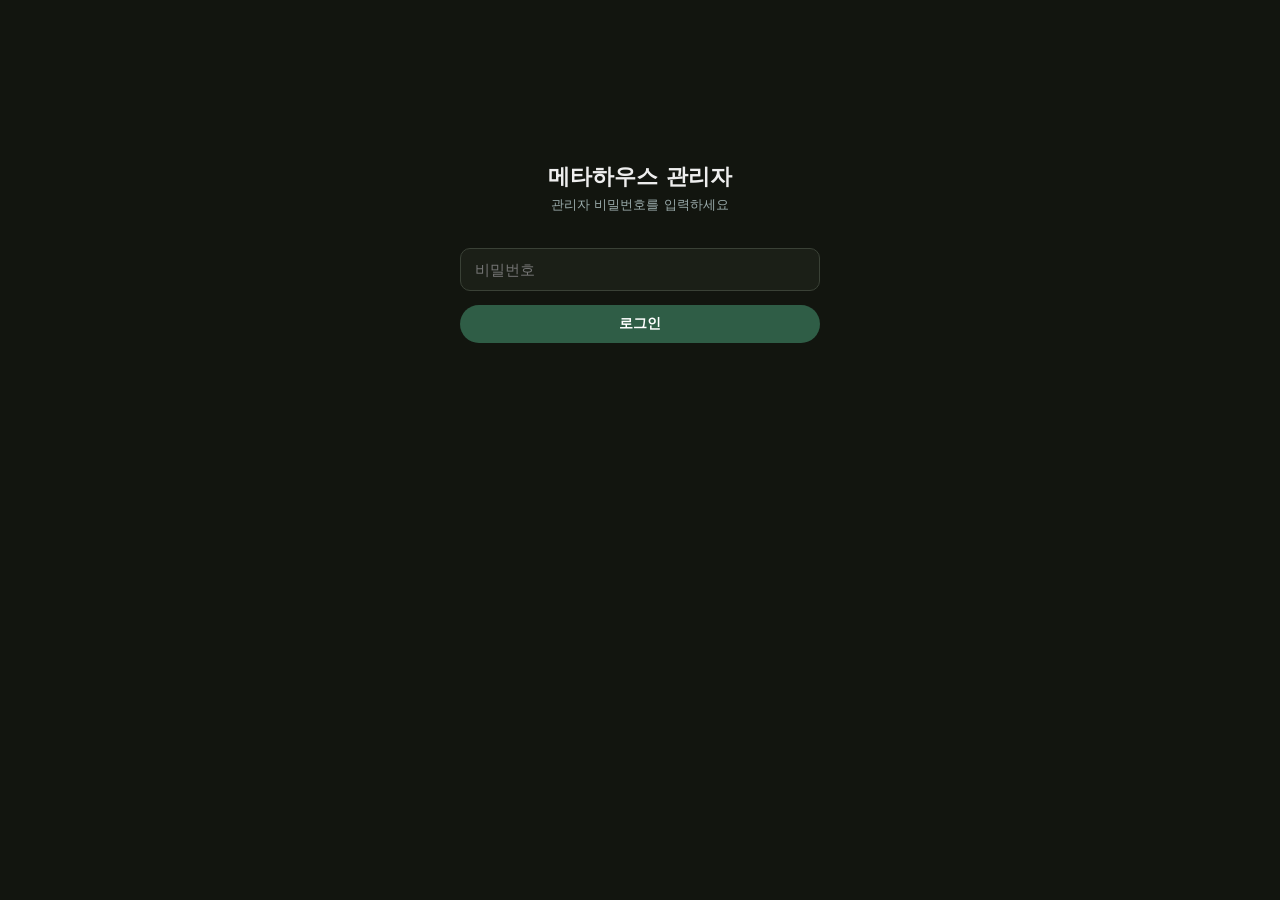
<file: admin.html>
<!DOCTYPE html>
<html lang="ko">
<head>
  <meta charset="UTF-8" />
  <meta name="viewport" content="width=device-width, initial-scale=1.0" />
  <meta name="robots" content="noindex, nofollow" />
  <title>메타하우스 관리자</title>
  <style>
    :root { color-scheme: dark; }
    * { box-sizing: border-box; }
    body { margin: 0; font-family: "Inter", "Noto Sans KR", system-ui, sans-serif; background: #12150f; color: #eee; }
    .wrap { max-width: 1180px; margin: 0 auto; padding: 28px 20px 80px; }
    h1 { font-size: 22px; margin: 0 0 4px; }
    .sub { color: #9aa; font-size: 13px; margin: 0 0 20px; }
    .status { display: inline-block; padding: 5px 12px; border-radius: 999px; font-size: 12px; font-weight: 700; margin-left: 8px; }
    .status--sb { background: #1d4634; color: #8fe6b5; }
    .status--local { background: #4a3b1d; color: #f0c674; }
    table { width: 100%; border-collapse: collapse; font-size: 13px; }
    th, td { padding: 8px 6px; border-bottom: 1px solid #2a2f26; text-align: left; vertical-align: middle; }
    th { color: #9ab; font-weight: 600; font-size: 12px; white-space: nowrap; }
    tr.is-hidden-row td { opacity: 0.4; }
    input[type="text"], input[type="number"], select {
      width: 100%; padding: 7px 9px; border-radius: 8px; border: 1px solid #3a4136;
      background: #1b1f17; color: #eee; font-size: 13px;
    }
    input:focus, select:focus { outline: none; border-color: #7fd4a8; }
    .num { width: 90px; }
    .btn {
      padding: 10px 20px; border-radius: 999px; border: 0; cursor: pointer;
      font-weight: 700; font-size: 14px; background: #2f5d46; color: #fff;
    }
    .btn:hover { background: #3b7357; }
    .btn--ghost { background: transparent; border: 1px solid #3a4136; color: #ccc; }
    .bar { display: flex; align-items: center; gap: 10px; margin: 18px 0; flex-wrap: wrap; }
    .thumb { width: 52px; height: 40px; object-fit: cover; border-radius: 6px; background: #222; }
    .gate { max-width: 360px; margin: 18vh auto; text-align: center; }
    .gate input { width: 100%; padding: 12px 14px; margin: 14px 0; border-radius: 10px; border: 1px solid #3a4136; background: #1b1f17; color: #eee; font-size: 15px; }
    .gate .err { color: #ff9d9d; font-size: 13px; min-height: 18px; }
    .sqlbox { background: #0d0f0b; border: 1px solid #2a2f26; border-radius: 10px; padding: 14px; font-size: 12px; white-space: pre; overflow-x: auto; color: #9ec7ae; display: none; }
    .note { font-size: 12px; color: #889; margin-top: 6px; }
    .savedmsg { color: #8fe6b5; font-size: 13px; font-weight: 700; }
    h2 { font-size: 18px; margin: 44px 0 4px; }
    /* ---- 배치 지도 (위에서 본 마을, 북쪽이 위) ---- */
    .mapwrap {
      /* 실제 마을 지형과 동일한 배치: 서쪽바깥 | 서쪽 | 동쪽 | 동쪽바깥 (위=북쪽) */
      display: grid; grid-template-columns: 0.85fr 1fr 1fr 0.85fr; gap: 18px 30px; position: relative;
      grid-template-areas: "za nw ne zb" "xp sw se zc";
      background: #171b13; border: 1px solid #2a2f26; border-radius: 14px; padding: 20px 20px 46px;
    }
    .mapwrap::before {
      content: "중앙 도로"; position: absolute; left: 50%; top: 20px; bottom: 46px; width: 30px;
      transform: translateX(-50%); background: #23281f; border-radius: 8px;
      color: #667; font-size: 10px; writing-mode: vertical-rl; text-align: center; letter-spacing: 4px;
    }
    .mapwrap::after {
      content: "▼ 남쪽 · 입구 광장 / ℹ️ 인포메이션"; position: absolute; left: 0; right: 0; bottom: 12px;
      text-align: center; color: #778; font-size: 11px;
    }
    .map-zone { border: 2px solid; border-radius: 12px; padding: 10px; }
    .map-zone h3 { margin: 0 0 8px; font-size: 13px; }
    .map-grid { display: grid; grid-template-columns: repeat(3, 1fr); gap: 6px; }
    .map-cell {
      min-height: 52px; border: 1px dashed #38402f; border-radius: 8px; padding: 3px;
      display: flex; align-items: stretch; justify-content: stretch; cursor: pointer;
    }
    .map-cell:hover { border-color: #7fd4a8; }
    .map-cell.is-target { border-color: #f0c674; border-style: solid; }
    .map-chip {
      flex: 1; border-radius: 6px; background: #26301f; border: 1px solid #3d4a33;
      font-size: 11px; line-height: 1.25; padding: 4px 5px; color: #dce8d2; cursor: grab;
      display: flex; flex-direction: column; justify-content: center; gap: 2px; text-align: center;
      overflow: hidden; user-select: none;
    }
    .map-chip .rot { font-size: 13px; }
    .map-chip .nm { white-space: nowrap; overflow: hidden; text-overflow: ellipsis; }
    .map-chip.is-sel { outline: 2px solid #f0c674; background: #3d4223; }
    .map-chip.is-pin { border-color: #7fd4a8; }
    .map-chip.is-booth { background: #33301c; border-color: #b09a3e; border-style: dashed; color: #e8dfae; cursor: pointer; }
    .map-chip.is-booth.is-booked { background: #1d3a2c; border-color: #4f9b72; border-style: solid; color: #bfe9d2; }
    .map-cell.is-boothsel { border-color: #f0c674; border-style: solid; }
    .selmsg { font-size: 13px; color: #cdd; }
    .btn[disabled] { opacity: 0.4; cursor: default; }
    /* ---- 존 탭 (모델 목록 필터) ---- */
    .tabs { display: flex; gap: 8px; flex-wrap: wrap; margin: 4px 0 14px; }
    .tab {
      padding: 7px 14px; border-radius: 999px; border: 1px solid #3a4136;
      background: #1b1f17; color: #bcc; font-size: 13px; font-weight: 600; cursor: pointer;
    }
    .tab:hover { border-color: #7fd4a8; }
    .tab.is-active { background: #2f5d46; border-color: #2f5d46; color: #fff; }
    /* ---- 존 관리 카드 ---- */
    .zones-panel { display: grid; grid-template-columns: repeat(auto-fill, minmax(320px, 1fr)); gap: 14px; }
    .zone-card { border: 1px solid #2a2f26; border-left: 5px solid; border-radius: 12px; padding: 14px; background: #171b13; }
    .zone-card h3 { margin: 0 0 10px; font-size: 14px; }
    .zone-card .row { display: flex; align-items: center; gap: 8px; margin-bottom: 8px; }
    .zone-card .row label { font-size: 12px; color: #9ab; white-space: nowrap; width: 64px; }
    .zone-card input[type="color"] { width: 44px; height: 32px; padding: 2px; border-radius: 8px; border: 1px solid #3a4136; background: #1b1f17; cursor: pointer; }
    /* ---- 통계 칩 ---- */
    /* ---- 입점 업체 표 ---- */
    #partners-table input[type="text"], #partners-table input[type="tel"], #partners-table input[type="email"] { min-width: 90px; }
    #partners-table input[type="date"] {
      padding: 6px 6px; border-radius: 8px; border: 1px solid #3a4136; background: #1b1f17; color: #eee; font-size: 12px;
    }
    #partners-table select { min-width: 88px; }
    .partner-del { background: transparent; border: 1px solid #5a3535; color: #ff9d9d; border-radius: 8px; padding: 6px 10px; cursor: pointer; font-size: 12px; }
    .partner-del:hover { background: #3a2020; }
    .p-status--계약 { color: #f0c674; font-weight: 700; }
    .p-status--입점완료 { color: #8fe6b5; font-weight: 700; }
    .statchips { display: flex; gap: 8px; flex-wrap: wrap; }
    .statchip { padding: 8px 14px; border-radius: 10px; background: #1b1f17; border: 1px solid #2a2f26; font-size: 13px; }
    .statchip b { color: #8fe6b5; font-size: 15px; }
    /* ---- 사이드바 레이아웃 ---- */
    .admin { display: flex; min-height: 100vh; }
    /* display:flex가 hidden 속성을 덮어쓰지 않게 — 비밀번호 입력 전에는 완전히 숨김 */
    .admin[hidden] { display: none; }
    .side {
      position: fixed; top: 0; left: 0; bottom: 0; width: 224px;
      display: flex; flex-direction: column; gap: 6px;
      background: #171b13; border-right: 1px solid #2a2f26; padding: 20px 14px;
      overflow-y: auto;
    }
    .side__brand { font-size: 17px; font-weight: 800; margin-bottom: 2px; }
    .side .status { margin: 0 0 14px; align-self: flex-start; }
    .side__nav {
      display: flex; align-items: center; gap: 8px; width: 100%;
      padding: 11px 12px; border-radius: 10px; border: 0; background: transparent;
      color: #bcc; font-size: 14px; font-weight: 600; text-align: left; cursor: pointer;
    }
    .side__nav:hover { background: #22271d; color: #fff; }
    .side__nav.is-active { background: #2f5d46; color: #fff; }
    .side__foot { margin-top: auto; display: grid; gap: 8px; padding-top: 16px; }
    .side__foot .btn { width: 100%; text-align: center; text-decoration: none; font-size: 13px; padding: 10px 12px; }
    .side .savedmsg { min-height: 18px; text-align: center; font-size: 12px; }
    .main { flex: 1; margin-left: 224px; padding: 26px 26px 80px; max-width: 1240px; }
    .apanel { display: none; }
    .apanel.is-active { display: block; }
    .apanel > h2:first-child { margin-top: 0; }
    @media (max-width: 860px) {
      .side { position: static; width: auto; flex-direction: row; flex-wrap: wrap; align-items: center; border-right: 0; border-bottom: 1px solid #2a2f26; }
      .side__brand { width: 100%; }
      .side__foot { margin: 0; display: flex; padding: 0; }
      .admin { display: block; }
      .main { margin-left: 0; padding: 18px 14px 60px; }
    }
  </style>
</head>
<body>
  <!-- 로그인 게이트 -->
  <div class="gate" id="gate">
    <h1>메타하우스 관리자</h1>
    <p class="sub">관리자 비밀번호를 입력하세요</p>
    <input type="password" id="gate-pass" placeholder="비밀번호" autocomplete="current-password" />
    <button class="btn" id="gate-btn" style="width:100%">로그인</button>
    <p class="err" id="gate-err"></p>
  </div>

  <!-- 관리자 본문 (사이드바 + 섹션 전환) -->
  <div class="admin" id="app" hidden>
    <aside class="side">
      <div class="side__brand">메타하우스 관리자</div>
      <span class="status" id="store-status"></span>
      <button type="button" class="side__nav is-active" data-panel="dash">📊 대시보드</button>
      <button type="button" class="side__nav" data-panel="models">🏘️ 모델 관리</button>
      <button type="button" class="side__nav" data-panel="summary">📋 모델 취합</button>
      <button type="button" class="side__nav" data-panel="map">🗺️ 배치·부스 지도</button>
      <button type="button" class="side__nav" data-panel="partners">🤝 입점 업체 관리</button>
      <button type="button" class="side__nav" data-panel="projects">🏗️ 시공 현황</button>
      <button type="button" class="side__nav" data-panel="zones">🎨 존 관리</button>
      <div class="side__foot">
        <span class="savedmsg" id="saved-msg"></span>
        <button class="btn" id="save-btn">💾 전체 저장</button>
        <button class="btn btn--ghost" id="reload-btn">↺ 다시 불러오기</button>
        <a class="btn btn--ghost" href="town.html" target="_blank">3D 마을 미리보기 ↗</a>
      </div>
    </aside>
    <main class="main">
    <div class="sqlbox" id="sqlbox"></div>

    <section class="apanel is-active" id="panel-dash">
    <h2>📊 방문 통계 · 상담 리드 · 회원</h2>
    <p class="sub">마을 방문·관심 모델 통계와 상담 신청, 가입 회원을 한눈에 봅니다.</p>
    <div class="bar">
      <div class="statchips" id="stat-chips"><span class="note">불러오는 중…</span></div>
      <span style="flex:1"></span>
      <button class="btn btn--ghost" id="dash-refresh">↺ 새로고침</button>
    </div>
    <div class="sqlbox" id="sqlbox2"></div>
    <div id="leads-wrap" style="overflow-x:auto">
      <table id="leads-table" hidden>
        <thead><tr><th>접수 시각</th><th>이름</th><th>연락처</th><th>관심</th><th>메모</th><th>경로</th><th>관리</th></tr></thead>
        <tbody id="leads-rows"></tbody>
      </table>
      <p class="note" id="leads-empty" hidden>아직 접수된 상담 리드가 없습니다.</p>
    </div>
    <div id="users-wrap" style="overflow-x:auto; margin-top:18px">
      <table id="users-table" hidden>
        <thead><tr><th>가입 시각</th><th>아이디</th><th>이름</th><th>연락처</th><th>닉네임</th><th>관리</th></tr></thead>
        <tbody id="users-rows"></tbody>
      </table>
    </div>
    </section>

    <section class="apanel" id="panel-models">
    <h2>🏘️ 마을 모델 관리</h2>
    <p class="sub">카탈로그 원본은 그대로 두고, 마을·랜딩 <b>표시용 설정</b>만 저장합니다. 저장하면 손님 화면은 새로고침 시 반영됩니다.</p>
    <div class="tabs" id="zone-tabs"></div>

    <table>
      <thead>
        <tr>
          <th>노출</th><th>사진</th><th>표시 이름</th><th>가격(만원)</th><th>평수</th>
          <th>소속 존</th><th>큐레이터</th><th>특징 설명</th><th>대표 사진 URL</th>
        </tr>
      </thead>
      <tbody id="rows"></tbody>
    </table>
    <p class="note">· 빈 칸 = 카탈로그 원본 값 사용 · 가격은 만원 단위(예: 6840) · 큐레이터 "자동"은 존 내 순서대로 여/남 교차</p>
    </section>

    <section class="apanel" id="panel-summary">
    <h2>📋 모델 취합</h2>
    <p class="sub">전체 모델의 <b>최종 표시 정보</b>(관리자 수정 반영)를 한 표로 취합해 봅니다. 보고·공유용 CSV로 내려받을 수 있어요.</p>
    <div class="bar">
      <div class="statchips" id="summary-chips"></div>
      <span style="flex:1"></span>
      <button class="btn btn--ghost" id="summary-csv-btn">⬇️ CSV 다운로드</button>
    </div>
    <div style="overflow-x:auto">
      <table id="summary-table">
        <thead>
          <tr>
            <th>#</th><th>사진</th><th>모델명</th><th>존</th><th>배치 칸</th><th>평수</th><th>가격</th>
            <th>큐레이터</th><th>노출</th><th>비고</th>
          </tr>
        </thead>
        <tbody id="summary-rows"></tbody>
      </table>
    </div>
    <p class="note">· 이 표는 손님에게 실제 보이는 값 기준(이름/가격/존 수정 반영) · 숨김 모델은 회색으로 표시</p>
    </section>

    <section class="apanel" id="panel-map">
    <h2>🗺️ 구역 배치 관리 (위에서 본 지도)</h2>
    <p class="sub">집을 <b>클릭해 선택</b>한 뒤 원하는 칸을 클릭하면 이동합니다(칸이 차 있으면 서로 교체). 드래그로도 옮길 수 있어요. 화살표는 집의 정면 방향(↓=남쪽 통로)입니다.</p>
    <div class="bar">
      <span class="selmsg" id="map-sel">선택된 집 없음</span>
      <span style="flex:1"></span>
      <button class="btn btn--ghost" id="booth-mode-btn">🏢 부스 관리 모드</button>
      <button class="btn btn--ghost" id="rot-btn" disabled>↻ 회전 90°</button>
      <button class="btn btn--ghost" id="unpin-btn" disabled>이 집 자동 배치로</button>
      <button class="btn btn--ghost" id="resetplace-btn">배치 전체 초기화</button>
    </div>
    <div class="bar" id="booth-bar" hidden>
      <span class="selmsg">🏢 부스 관리: 빈 칸을 클릭해 선택한 뒤 상태를 지정하세요. 부스 칸에는 모델이 자동 배치되지 않아요.</span>
      <span style="flex:1"></span>
      <button class="btn btn--ghost" id="booth-open-btn" disabled>🟡 입점 모집</button>
      <button class="btn btn--ghost" id="booth-company-btn" disabled>✍️ 계약 업체 입력</button>
      <button class="btn btn--ghost" id="booth-clear-btn" disabled>부스 해제</button>
    </div>
    <div class="mapwrap" id="mapwrap"></div>
    <p class="note">· 초록 테두리 = 관리자가 칸을 고정한 집 · 위가 북쪽, 각 존 아래쪽 줄이 통로(입구) 쪽 · 저장은 왼쪽 💾 전체 저장 버튼</p>
    </section>

    <section class="apanel" id="panel-partners">
    <h2>🤝 입점 업체 관리</h2>
    <p class="sub">B2B 입점 업체의 <b>회사 정보·담당자·계약 상태</b>를 관리합니다. 부스를 배정하면 3D 마을 부스 간판에 회사명이 자동 반영돼요.</p>
    <div class="bar">
      <button class="btn" id="partner-add-btn">➕ 업체 추가</button>
      <span style="flex:1"></span>
      <span class="note">부스 칸은 🗺️ 배치·부스 지도의 "부스 관리 모드"에서 먼저 만들 수 있어요</span>
    </div>
    <div style="overflow-x:auto">
      <table id="partners-table">
        <thead>
          <tr>
            <th>회사명</th><th>담당자</th><th>연락처</th><th>이메일</th><th>업종/존</th>
            <th>상태</th><th>계약 시작</th><th>계약 종료</th><th>배정 부스</th><th>메모</th><th></th>
          </tr>
        </thead>
        <tbody id="partners-rows"></tbody>
      </table>
      <p class="note" id="partners-empty">아직 등록된 업체가 없습니다. "➕ 업체 추가"로 시작하세요.</p>
    </div>
    <p class="note">· 상태를 <b>계약/입점완료</b>로 두고 부스를 배정하면 마을 부스에 회사명이 표시됩니다 · 저장은 왼쪽 💾 전체 저장 버튼</p>
    </section>

    <section class="apanel" id="panel-projects">
    <h2>🏗️ 계약 고객 시공 현황</h2>
    <p class="sub">계약 고객별로 <b>시공 단계·현장 사진·일정·안내</b>를 올립니다. 올리면 손님의 <b>내 집 현황(/my)</b> 화면에 바로 반영돼요. 현장에서 폰으로 접속해 사진을 올려도 됩니다.</p>
    <div class="sqlbox" id="projects-sql"></div>
    <div class="bar">
      <button class="btn" id="proj-new-btn">➕ 고객 등록</button>
      <span style="flex:1"></span>
      <button class="btn btn--ghost" id="proj-refresh">↺ 새로고침</button>
    </div>
    <div id="proj-list" style="overflow-x:auto">
      <table id="proj-table" hidden>
        <thead><tr><th>고객</th><th>연락처</th><th>상태</th><th>단계</th><th>사진</th><th>문의</th><th></th></tr></thead>
        <tbody id="proj-rows"></tbody>
      </table>
      <p class="note" id="proj-empty" hidden>등록된 시공 고객이 없습니다. "➕ 고객 등록"으로 첫 계약 고객을 추가하세요.</p>
    </div>
    <div id="proj-editor" hidden></div>
    <p class="note">· 사진은 자동으로 축소(최대 1280px)돼 올라가요 · 손님은 본인 번호+닉네임으로만 자기 현황을 볼 수 있어요</p>
    </section>

    <section class="apanel" id="panel-zones">
    <h2>🎨 존 관리</h2>
    <p class="sub">존 <b>표시 이름·색상</b>과 파트너 존의 <b>부스 이름</b>을 바꿉니다. 3D 마을의 간판·바닥·게이트 색에 그대로 반영돼요. (빈 칸 = 기본값)</p>
    <div class="zones-panel" id="zones-panel"></div>
    <p class="note">· 존 구분(어떤 모델이 어느 존인지)은 모델 관리 표의 "소속 존"에서 관리 · 저장은 왼쪽 💾 전체 저장 버튼</p>

    <h2 style="margin-top:26px">🎪 체험존 포털</h2>
    <p class="sub">마을 남서쪽 <b>체험존</b>에 줄지어 배치되는 체험 포털 목록입니다. 이름을 바꾸거나 숨길 수 있고, 새 체험 공간이 생기면 포털을 추가하면 돼요.</p>
    <div class="zones-panel" id="portals-panel"></div>
    <p class="note">· URL이 없는 포털은 "준비 중"으로 표시됩니다 (예: VR룸) · 저장은 왼쪽 💾 전체 저장 버튼</p>
    </section>
    </main>
  </div>

  <script src="assets/town-config.js"></script>
  <script src="assets/admin.js"></script>
</body>
</html>
</file>
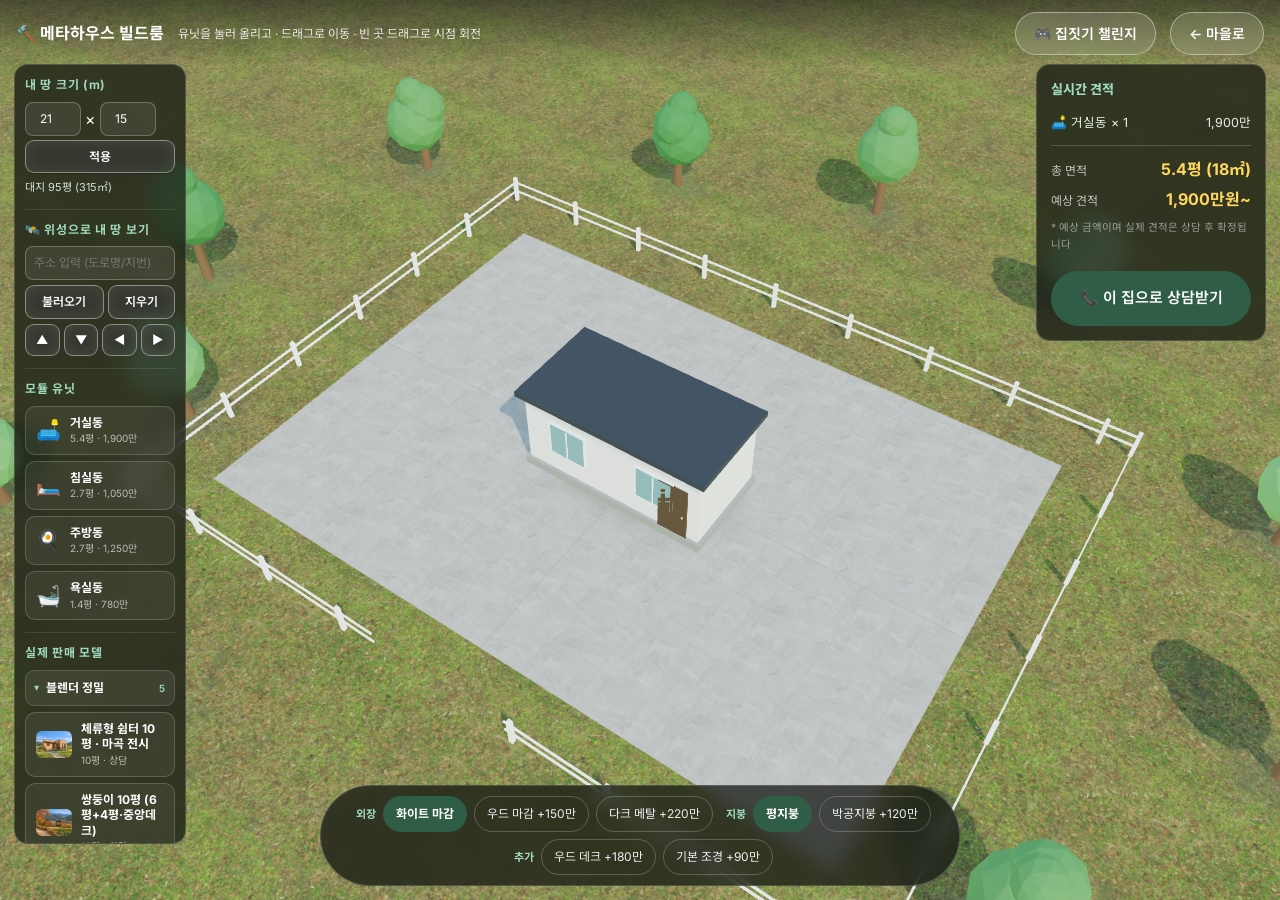
<file: build.html>
<!DOCTYPE html>
<html lang="ko">
<head>
  <meta charset="UTF-8" />
  <meta name="viewport" content="width=device-width, initial-scale=1.0, viewport-fit=cover" />
  <meta name="description" content="메타하우스 빌드룸 — 모듈러 유닛을 조립해 내 집을 직접 구성하고 실시간 견적을 받아보세요." />
  <title>메타하우스 빌드룸 — 내 집 지어보기</title>
  <link rel="preconnect" href="https://fonts.googleapis.com" />
  <link rel="preconnect" href="https://fonts.gstatic.com" crossorigin />
  <link href="https://fonts.googleapis.com/css2?family=Inter:wght@400;500;600;700&family=Noto+Sans+KR:wght@400;500;700&display=swap" rel="stylesheet" />
  <link rel="stylesheet" href="styles.css" />
</head>
<body class="build-page">
  <div class="build__stage" id="build-stage">
    <canvas id="build-canvas"></canvas>
    <div class="build__loading" id="build-loading">빌드룸 준비 중…</div>

    <!-- 상단 바 -->
    <div class="build__top">
      <strong>🔨 메타하우스 빌드룸</strong>
      <span class="build__hint">유닛을 눌러 올리고 · 드래그로 이동 · 빈 곳 드래그로 시점 회전</span>
      <button type="button" class="btn btn--glass btn--sm" id="build-chal-btn">🎮 집짓기 챌린지</button>
      <a class="btn btn--glass btn--sm" href="town.html">← 마을로</a>
    </div>

    <!-- 집짓기 챌린지 패널 -->
    <div class="build__chal" id="build-chal" hidden>
      <div class="build__chal-head">
        <strong id="build-chal-title">🎮 집짓기 챌린지</strong>
        <button type="button" class="build__chal-close" id="build-chal-close">✕</button>
      </div>
      <div id="build-chal-body"></div>
    </div>

    <!-- 좌측: 유닛 팔레트 -->
    <div class="build__palette" id="build-palette">
      <p class="build__palette-title">내 땅 크기 (m)</p>
      <div class="build__lot">
        <input id="build-lot-w" type="number" min="9" max="60" step="1" inputmode="numeric" aria-label="가로(m)" />
        <span>×</span>
        <input id="build-lot-d" type="number" min="9" max="60" step="1" inputmode="numeric" aria-label="세로(m)" />
        <button type="button" class="btn btn--glass btn--sm" id="build-lot-apply">적용</button>
      </div>
      <p class="build__lot-info" id="build-lot-info"></p>
      <p class="build__palette-title">🛰️ 위성으로 내 땅 보기</p>
      <input id="build-sat-addr" class="build__sat-addr" placeholder="주소 입력 (도로명/지번)" />
      <div class="build__lot">
        <button type="button" class="btn btn--glass btn--sm" id="build-sat-load">불러오기</button>
        <button type="button" class="btn btn--glass btn--sm" id="build-sat-clear">지우기</button>
      </div>
      <div class="build__lot build__sat-pan" id="build-sat-pan" hidden>
        <button type="button" class="btn btn--glass btn--sm" data-pan="0,-4">▲</button>
        <button type="button" class="btn btn--glass btn--sm" data-pan="0,4">▼</button>
        <button type="button" class="btn btn--glass btn--sm" data-pan="-4,0">◀</button>
        <button type="button" class="btn btn--glass btn--sm" data-pan="4,0">▶</button>
      </div>
      <p class="build__lot-info" id="build-sat-status"></p>
      <p class="build__palette-title">모듈 유닛</p>
      <div id="build-units"></div>
      <p class="build__palette-title" style="margin-top:12px">실제 판매 모델</p>
      <div id="build-models"></div>
      <p class="build__palette-title" style="margin-top:12px">선택한 유닛</p>
      <div class="build__selbtns">
        <button type="button" class="btn btn--glass btn--sm" id="build-rot" disabled>↻ 회전</button>
        <button type="button" class="btn btn--glass btn--sm" id="build-del" disabled>🗑 삭제</button>
      </div>
    </div>

    <!-- 우측: 견적 패널 -->
    <div class="build__quote" id="build-quote">
      <p class="build__quote-title">실시간 견적</p>
      <div class="build__quote-body" id="build-quote-body"></div>
      <div class="build__quote-total">
        <div><span>총 면적</span><strong id="build-area">0평</strong></div>
        <div><span>예상 견적</span><strong id="build-price">-</strong></div>
      </div>
      <p class="build__quote-note">* 예상 금액이며 실제 견적은 상담 후 확정됩니다</p>
      <button type="button" class="btn btn--primary btn--block" id="build-consult">📞 이 집으로 상담받기</button>
    </div>

    <!-- 하단: 옵션 바 -->
    <div class="build__options" id="build-options"></div>

    <!-- 위성 지도 피커 -->
    <div class="build__modal" id="build-map-modal" hidden>
      <div class="build__modal-panel build__map-panel">
        <button type="button" class="build__modal-close" id="build-map-close">✕</button>
        <h3>🛰️ 내 땅 위치 맞추기</h3>
        <p class="build__modal-sub">지도를 클릭하면 그 지점이 가운데로 오면서 확대돼요.<br />노란 사각형 = 현재 부지 크기. 내 땅이 가운데 오면 적용!</p>
        <canvas id="build-map-canvas" width="360" height="300"></canvas>
        <div class="build__map-ctl">
          <button type="button" class="btn btn--glass btn--sm" id="build-map-zo">−</button>
          <span id="build-map-z">확대 16</span>
          <button type="button" class="btn btn--glass btn--sm" id="build-map-zi">＋</button>
          <button type="button" class="btn btn--primary btn--sm" id="build-map-apply">✓ 이 위치로 적용</button>
        </div>
      </div>
    </div>

    <!-- 상담 모달 -->
    <div class="build__modal" id="build-modal" hidden>
      <div class="build__modal-panel">
        <button type="button" class="build__modal-close" id="build-modal-close">✕</button>
        <h3 id="build-modal-title">이 집으로 상담받기</h3>
        <p class="build__modal-sub" id="build-modal-sub"></p>
        <label>이름 <input id="build-name" maxlength="20" placeholder="홍길동" /></label>
        <label>연락처 <input id="build-phone" type="tel" maxlength="20" placeholder="010-0000-0000" /></label>
        <p class="build__modal-err" id="build-modal-err" hidden></p>
        <button type="button" class="btn btn--primary btn--block" id="build-submit">상담 신청하기</button>
      </div>
    </div>
  </div>

  <script type="importmap">
    { "imports": { "three": "./assets/three.module.min.js" } }
  </script>
  <script src="assets/town-config.js"></script>
  <script type="module" src="assets/build.js"></script>
</body>
</html>
</file>
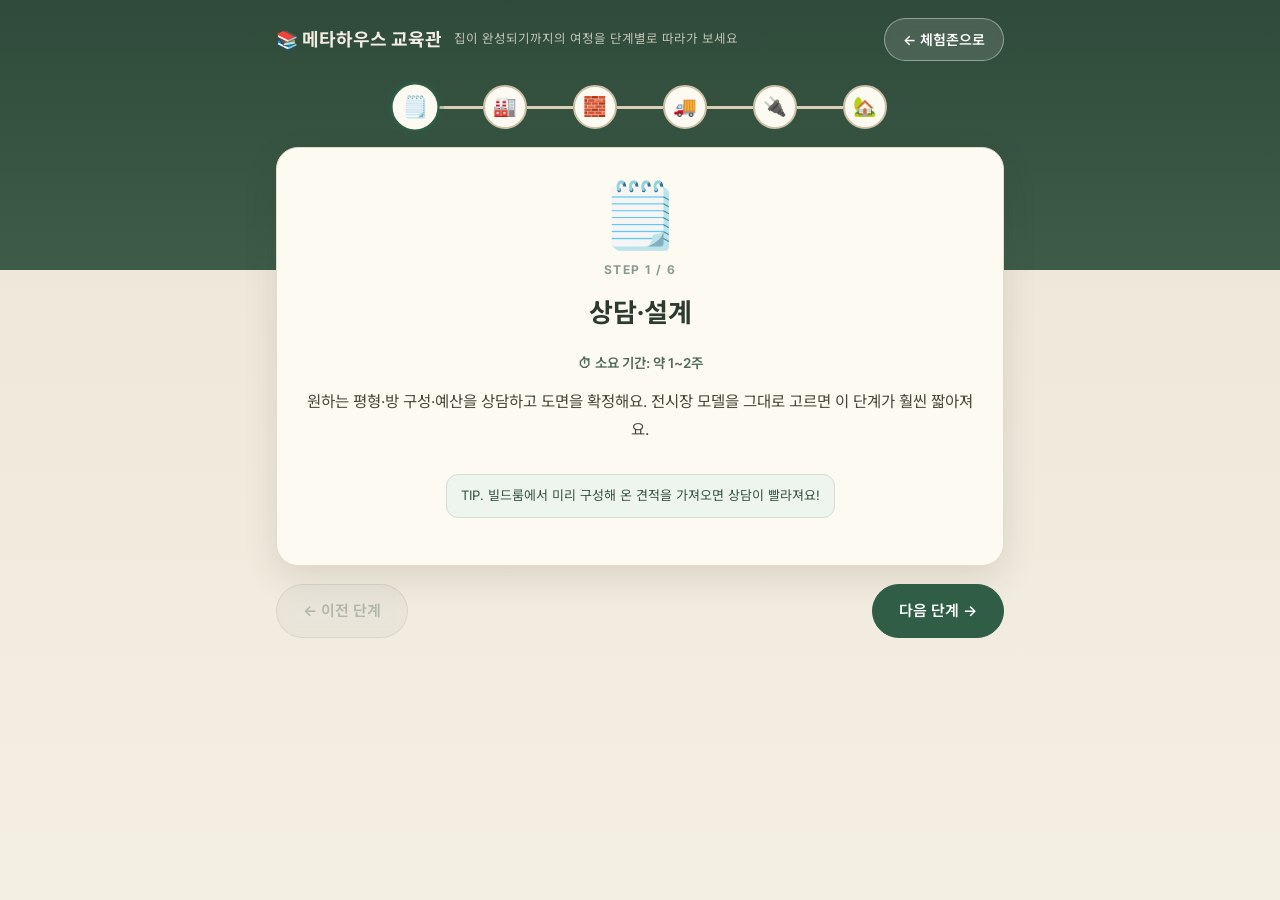
<file: learn.html>
<!DOCTYPE html>
<html lang="ko">
<head>
  <meta charset="UTF-8" />
  <meta name="viewport" content="width=device-width, initial-scale=1.0, viewport-fit=cover" />
  <meta name="description" content="메타하우스 교육관 — 모듈러 주택이 지어지는 과정을 단계별로 배워보세요." />
  <title>메타하우스 교육관 — 집짓기 과정 배우기</title>
  <link rel="preconnect" href="https://fonts.googleapis.com" />
  <link rel="preconnect" href="https://fonts.gstatic.com" crossorigin />
  <link href="https://fonts.googleapis.com/css2?family=Inter:wght@400;500;600;700&family=Noto+Sans+KR:wght@400;500;700&display=swap" rel="stylesheet" />
  <link rel="stylesheet" href="styles.css" />
</head>
<body class="learn-page">
  <div class="learn">
    <header class="learn__top">
      <strong>📚 메타하우스 교육관</strong>
      <span class="learn__hint">집이 완성되기까지의 여정을 단계별로 따라가 보세요</span>
      <a class="btn btn--glass btn--sm" href="town.html">← 체험존으로</a>
    </header>

    <div class="learn__progress" id="learn-progress"></div>

    <main class="learn__card" id="learn-card">
      <div class="learn__emoji" id="learn-emoji">🗒️</div>
      <p class="learn__stepno" id="learn-stepno"></p>
      <h1 id="learn-title"></h1>
      <p class="learn__period" id="learn-period"></p>
      <p class="learn__desc" id="learn-desc"></p>
      <p class="learn__tip" id="learn-tip"></p>
    </main>

    <nav class="learn__nav">
      <button type="button" class="btn btn--glass" id="learn-prev">← 이전 단계</button>
      <button type="button" class="btn btn--primary" id="learn-next">다음 단계 →</button>
    </nav>

    <!-- 마지막 단계에서 노출: 직접 해보기 유도 -->
    <div class="learn__done" id="learn-done" hidden>
      <p>과정을 전부 배웠어요! 이제 직접 지어볼까요?</p>
      <div class="learn__done-btns">
        <a class="btn btn--primary" id="learn-build" href="build.html">🔨 빌드룸에서 직접 지어보기</a>
        <a class="btn btn--glass" href="town.html">🎪 체험존으로 돌아가기</a>
      </div>
    </div>
  </div>

  <script src="assets/town-config.js"></script>
  <script src="assets/learn.js"></script>
</body>
</html>
</file>
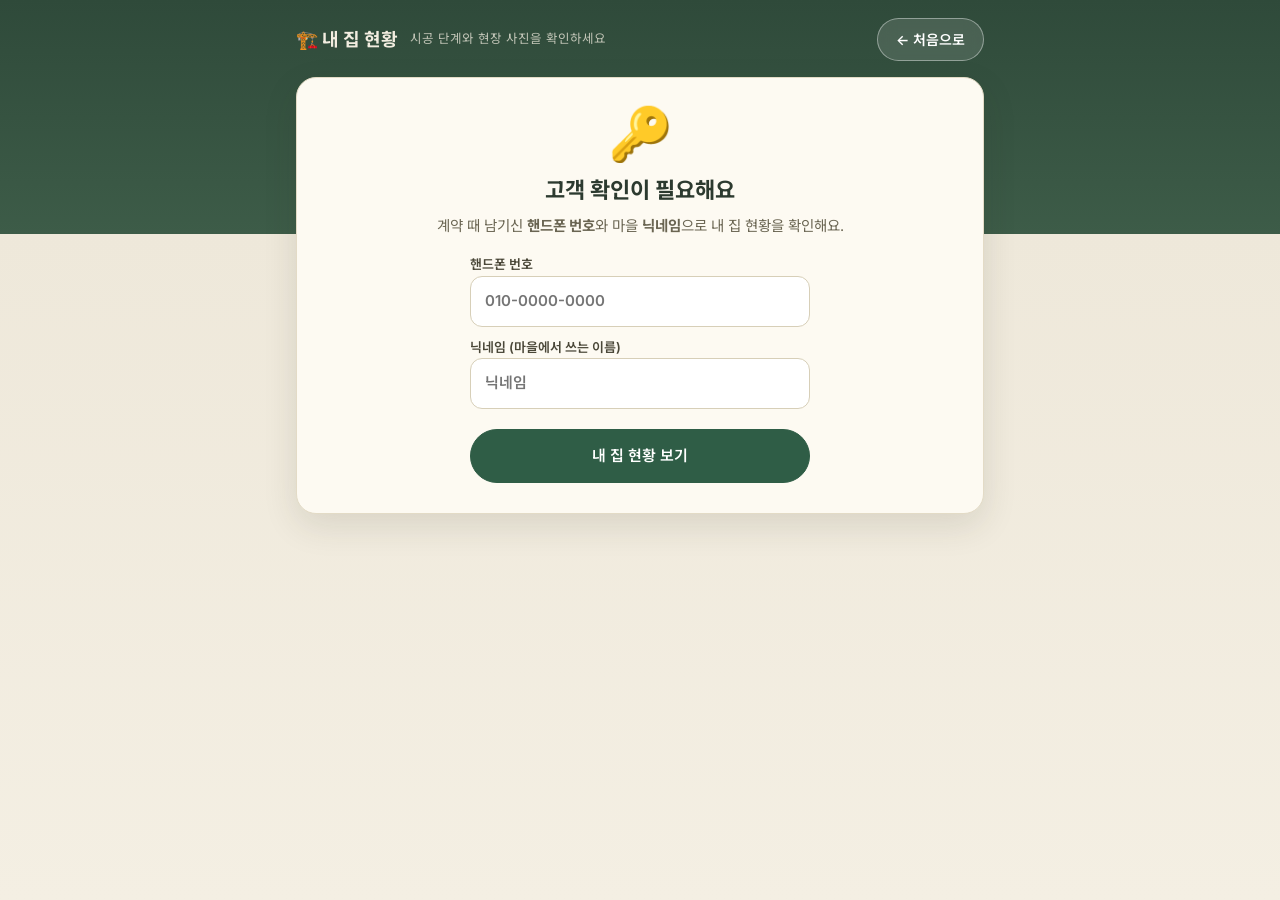
<file: my.html>
<!DOCTYPE html>
<html lang="ko">
<head>
  <meta charset="UTF-8" />
  <meta name="viewport" content="width=device-width, initial-scale=1.0, viewport-fit=cover" />
  <meta name="robots" content="noindex" />
  <meta name="description" content="메타하우스 내 집 현황 — 시공 단계와 현장 사진을 확인하세요." />
  <title>내 집 현황 — 메타하우스</title>
  <link rel="preconnect" href="https://fonts.googleapis.com" />
  <link rel="preconnect" href="https://fonts.gstatic.com" crossorigin />
  <link href="https://fonts.googleapis.com/css2?family=Inter:wght@400;500;600;700&family=Noto+Sans+KR:wght@400;500;700&display=swap" rel="stylesheet" />
  <link rel="stylesheet" href="styles.css" />
</head>
<body class="my-page">
  <div class="my">
    <header class="my__top">
      <strong>🏗️ 내 집 현황</strong>
      <span class="my__hint" id="my-sub">시공 단계와 현장 사진을 확인하세요</span>
      <a class="btn btn--glass btn--sm" href="index.html">← 처음으로</a>
    </header>

    <!-- 확인(로그인) 필요 -->
    <section class="my__gate" id="my-gate" hidden>
      <p class="my__gate-emoji">🔑</p>
      <h2>고객 확인이 필요해요</h2>
      <p class="my__gate-sub">계약 때 남기신 <b>핸드폰 번호</b>와 마을 <b>닉네임</b>으로 내 집 현황을 확인해요.</p>
      <label class="start__field"><span>핸드폰 번호</span>
        <input id="my-phone" type="tel" maxlength="20" placeholder="010-0000-0000" autocomplete="tel" /></label>
      <label class="start__field"><span>닉네임 (마을에서 쓰는 이름)</span>
        <input id="my-nick" maxlength="10" placeholder="닉네임" autocomplete="off" /></label>
      <p class="start__formerr" id="my-gate-err" hidden></p>
      <button type="button" class="btn btn--primary btn--block" id="my-gate-btn">내 집 현황 보기</button>
    </section>

    <!-- 연결된 계약 없음 -->
    <section class="my__none" id="my-none" hidden>
      <p class="my__gate-emoji">🏡</p>
      <h2>아직 연결된 계약 정보가 없어요</h2>
      <p class="my__gate-sub" id="my-none-sub">계약을 진행하시면 이 화면에서 내 집이 올라가는 과정을 사진으로 볼 수 있어요!</p>
      <div class="my__none-btns">
        <a class="btn btn--primary" href="town.html">🎮 3D 마을 둘러보기</a>
        <a class="btn btn--ghost" href="index.html#contact">📅 방문 상담 예약</a>
      </div>
    </section>

    <!-- 시공 현황 본문 -->
    <main id="my-body" hidden>
      <p class="my__hello" id="my-hello"></p>

      <!-- 완공 축하 배너 -->
      <div class="my__done-banner" id="my-done-banner" hidden>
        🎉 <b>완공을 축하드려요!</b> 후기를 남겨주시면 다른 가족들에게 큰 도움이 돼요.
        <div class="my__done-btns">
          <a class="btn btn--primary btn--sm" href="index.html#contact" id="my-review-btn">✍️ 후기 남기기</a>
          <button type="button" class="btn btn--glass btn--sm" id="my-as-btn">🔧 A/S 문의</button>
        </div>
        <p class="my__refer">👨‍👩‍👧 지인 추천 혜택도 준비 중이에요 — 소개해주시면 양쪽 모두 혜택을 드릴 예정!</p>
      </div>

      <!-- ① 시공 진행 단계 -->
      <section class="my__card">
        <h2>시공 진행 단계</h2>
        <div class="my__bar"><div class="my__bar-fill" id="my-bar"></div></div>
        <p class="my__percent" id="my-percent"></p>
        <div class="my__stages" id="my-stages"></div>
      </section>

      <!-- ② 단계별 현장 사진첩 -->
      <section class="my__card">
        <h2>📸 현장 사진첩</h2>
        <p class="my__cardsub">내 집이 올라가는 과정을 단계별로 담았어요</p>
        <div id="my-photos"></div>
        <p class="my__empty" id="my-photos-empty" hidden>아직 올라온 사진이 없어요. 공사가 시작되면 단계별로 사진이 올라와요!</p>
      </section>

      <!-- ③ 일정 안내 -->
      <section class="my__card" id="my-schedule-card">
        <h2>🗓️ 일정 안내</h2>
        <ul class="my__schedule" id="my-schedule"></ul>
        <p class="my__empty" id="my-schedule-empty" hidden>등록된 일정이 없어요.</p>
      </section>

      <!-- ④ 공지 / 문의 -->
      <section class="my__card">
        <h2>📢 안내 사항</h2>
        <ul class="my__notices" id="my-notices"></ul>
        <p class="my__empty" id="my-notices-empty" hidden>새 안내 사항이 없어요.</p>
      </section>
      <section class="my__card" id="my-inq-card">
        <h2>💬 문의 남기기</h2>
        <p class="my__cardsub">남겨주신 문의는 기록으로 남고, 담당자가 확인 후 연락드려요.</p>
        <ul class="my__inqs" id="my-inqs"></ul>
        <textarea id="my-inq-text" rows="3" maxlength="500" placeholder="궁금한 점을 남겨주세요"></textarea>
        <button type="button" class="btn btn--primary btn--sm" id="my-inq-btn">문의 남기기</button>
        <p class="start__formerr" id="my-inq-err" hidden></p>
      </section>
    </main>

    <!-- 사진 크게 보기 -->
    <div class="my__lightbox" id="my-lightbox" hidden>
      <button type="button" class="my__lightbox-close" id="my-lightbox-close">✕</button>
      <img id="my-lightbox-img" alt="현장 사진" />
      <p id="my-lightbox-cap"></p>
    </div>
  </div>

  <script src="assets/town-config.js"></script>
  <script src="assets/my.js"></script>
</body>
</html>
</file>
<file: styles.css>
/* ============== TOKENS ============== */
:root {
  --bg: #ffffff;
  --bg-alt: #f5f5f2;
  --ink: #17170f;
  --muted: #6d6c64;
  --line: #e7e6e1;
  --accent: #2f5d46;      /* seum green */
  --accent-dark: #234436;
  --sans: "Inter", "Noto Sans KR", system-ui, sans-serif;
  --container: 1160px;
  --r: 14px;
  --ease: cubic-bezier(.2,.7,.2,1);
}

* { box-sizing: border-box; }
html, body { margin: 0; padding: 0; }
html { scroll-behavior: smooth; }
body {
  background: var(--bg);
  color: var(--ink);
  font-family: var(--sans);
  font-weight: 400;
  -webkit-font-smoothing: antialiased;
  line-height: 1.65;
  overflow-x: hidden;
}
img { max-width: 100%; display: block; }
a { color: inherit; text-decoration: none; }
button, input, select, textarea { font: inherit; color: inherit; }
button { background: none; border: 0; cursor: pointer; }

.container {
  width: 100%;
  max-width: var(--container);
  margin: 0 auto;
  padding-inline: clamp(20px, 5vw, 40px);
}

.eyebrow {
  font-size: 12px;
  font-weight: 600;
  letter-spacing: 0.18em;
  text-transform: uppercase;
  color: var(--accent);
  margin: 0 0 14px;
}
.eyebrow--light { color: #cfe4d8; }

/* ============== BUTTONS ============== */
.btn {
  display: inline-flex;
  align-items: center;
  justify-content: center;
  gap: 8px;
  padding: 14px 26px;
  font-size: 15px;
  font-weight: 600;
  border-radius: 9999px;
  border: 1.5px solid var(--ink);
  transition: transform .2s var(--ease), background .2s var(--ease), color .2s var(--ease), border-color .2s var(--ease);
  white-space: nowrap;
}
.btn:hover { transform: translateY(-1px); }
.btn--sm { padding: 9px 18px; font-size: 14px; }
.btn--block { width: 100%; margin-top: 8px; }
.btn--primary { background: var(--accent); color: #fff; border-color: var(--accent); }
.btn--primary:hover { background: var(--accent-dark); border-color: var(--accent-dark); }
.btn--ghost { background: transparent; color: var(--ink); border-color: var(--line); }
.btn--ghost:hover { border-color: var(--ink); }
.btn--glass {
  background: rgba(255,255,255,0.12);
  color: #fff;
  border-color: rgba(255,255,255,0.4);
  backdrop-filter: blur(8px);
  -webkit-backdrop-filter: blur(8px);
}
.btn--glass:hover { background: rgba(255,255,255,0.22); border-color: rgba(255,255,255,0.7); }

/* ============== NAV ============== */
.nav {
  position: fixed;
  top: 0;
  left: 0;
  right: 0;
  z-index: 50;
  background: transparent;
  border-bottom: 1px solid transparent;
  transition: background .35s var(--ease), border-color .35s var(--ease), box-shadow .35s var(--ease);
}
.nav:not(.is-solid) .brand__mark,
.nav:not(.is-solid) .nav__links a { color: #fff; }
.nav:not(.is-solid) .brand__sub { color: rgba(255,255,255,0.75); }
.nav:not(.is-solid) .nav__links a:hover { color: #fff; opacity: 1; }
.nav.is-solid {
  background: rgba(255,255,255,0.88);
  backdrop-filter: saturate(160%) blur(12px);
  -webkit-backdrop-filter: saturate(160%) blur(12px);
  border-bottom: 1px solid var(--line);
  box-shadow: 0 6px 24px rgba(20,20,20,.08);
}
.nav__inner {
  display: flex;
  align-items: center;
  justify-content: space-between;
  gap: 24px;
  padding-block: 15px;
}
.brand { display: inline-flex; align-items: baseline; gap: 5px; }
.brand__mark { font-size: 21px; font-weight: 700; letter-spacing: -0.01em; }
.brand__sub { font-size: 15px; font-weight: 500; color: var(--muted); }
.brand--lg .brand__mark { font-size: 26px; }
.brand--lg .brand__sub { font-size: 18px; }

.nav__links { display: flex; gap: 30px; font-size: 15px; font-weight: 500; }
.nav__links a { color: var(--ink); opacity: 0.8; transition: opacity .2s var(--ease); }
.nav__links a:hover { opacity: 1; color: var(--accent); }

/* ============== HERO (cinematic 3D) ============== */
.hero {
  position: relative;
  min-height: 100svh;
  display: flex;
  align-items: flex-end;
  color: #fff;
  overflow: hidden;
  background: #10130f;
}
.hero__bg { position: absolute; inset: 0; }
.hero__still,
.hero__video {
  position: absolute;
  inset: 0;
  width: 100%;
  height: 100%;
  object-fit: cover;
}
.hero__still { animation: hero-kenburns 22s ease-out both; }
.hero__scrim {
  position: absolute;
  inset: 0;
  background:
    linear-gradient(180deg, rgba(10,12,10,0.42) 0%, rgba(10,12,10,0.06) 34%, rgba(10,12,10,0.16) 62%, rgba(10,12,10,0.72) 100%),
    linear-gradient(100deg, rgba(10,12,10,0.55) 0%, rgba(10,12,10,0.12) 55%, rgba(10,12,10,0) 100%);
}
@keyframes hero-kenburns {
  from { transform: scale(1.08); }
  to { transform: scale(1); }
}
.hero__inner {
  position: relative;
  z-index: 1;
  width: 100%;
  padding-block: clamp(96px, 14vh, 150px) clamp(56px, 9vh, 96px);
}
.hero__content { max-width: 640px; }
.hero__badge {
  display: inline-flex;
  align-items: center;
  gap: 8px;
  padding: 7px 14px;
  margin: 0 0 18px;
  font-size: 11px;
  font-weight: 600;
  letter-spacing: 0.22em;
  color: rgba(255,255,255,0.9);
  border: 1px solid rgba(255,255,255,0.28);
  border-radius: 9999px;
  background: rgba(255,255,255,0.08);
  backdrop-filter: blur(8px);
  -webkit-backdrop-filter: blur(8px);
}
.hero__badge-dot {
  width: 6px; height: 6px; border-radius: 50%;
  background: #7fd4a8;
  box-shadow: 0 0 0 0 rgba(127,212,168,0.6);
  animation: hero-pulse 2.2s infinite;
}
@keyframes hero-pulse {
  0% { box-shadow: 0 0 0 0 rgba(127,212,168,0.55); }
  70% { box-shadow: 0 0 0 9px rgba(127,212,168,0); }
  100% { box-shadow: 0 0 0 0 rgba(127,212,168,0); }
}
.hero__title {
  font-size: clamp(44px, 6.4vw, 84px);
  font-weight: 700;
  line-height: 1.05;
  letter-spacing: -0.03em;
  margin: 6px 0 22px;
  text-shadow: 0 2px 30px rgba(0,0,0,0.35);
}
.hero__sub {
  max-width: 480px;
  color: rgba(255,255,255,0.82);
  font-size: clamp(15px, 1.2vw, 17px);
  margin: 0 0 30px;
  text-shadow: 0 1px 18px rgba(0,0,0,0.35);
}
.hero__cta { display: flex; gap: 12px; flex-wrap: wrap; }
.hero__stats {
  list-style: none;
  display: flex;
  flex-wrap: wrap;
  gap: clamp(24px, 4vw, 56px);
  margin: 40px 0 0;
  padding: 26px 0 0;
  border-top: 1px solid rgba(255,255,255,0.22);
}
.hero__stats li { display: grid; gap: 3px; }
.hero__stats strong {
  font-size: clamp(19px, 1.8vw, 24px);
  font-weight: 700;
  letter-spacing: -0.01em;
}
.hero__stats span { font-size: 13px; color: rgba(255,255,255,0.68); }
.hero__scroll {
  position: absolute;
  right: clamp(20px, 4vw, 44px);
  bottom: 0;
  z-index: 1;
  display: flex;
  flex-direction: column;
  align-items: center;
  gap: 10px;
}
.hero__scroll-label {
  font-size: 10px;
  font-weight: 600;
  letter-spacing: 0.3em;
  color: rgba(255,255,255,0.72);
  writing-mode: vertical-rl;
}
.hero__scroll-line {
  width: 1px;
  height: 64px;
  background: rgba(255,255,255,0.28);
  position: relative;
  overflow: hidden;
}
.hero__scroll-line::after {
  content: "";
  position: absolute;
  left: 0; top: -40%;
  width: 100%; height: 40%;
  background: #fff;
  animation: hero-scroll 2s var(--ease) infinite;
}
@keyframes hero-scroll {
  to { top: 110%; }
}
/* staggered entrance */
.hero__badge, .hero .eyebrow, .hero__title, .hero__sub, .hero__cta, .hero__stats {
  opacity: 0;
  transform: translateY(22px);
  animation: hero-up .9s var(--ease) forwards;
}
.hero .eyebrow { animation-delay: .12s; }
.hero__title { animation-delay: .22s; }
.hero__sub { animation-delay: .34s; }
.hero__cta { animation-delay: .46s; }
.hero__stats { animation-delay: .6s; }
@keyframes hero-up {
  to { opacity: 1; transform: translateY(0); }
}
@media (prefers-reduced-motion: reduce) {
  .hero__video { display: none; }
  .hero__still { animation: none; }
  .hero__badge, .hero .eyebrow, .hero__title, .hero__sub, .hero__cta, .hero__stats {
    opacity: 1; transform: none; animation: none;
  }
}

/* ============== 3D VIEWER ============== */
.viewer {
  background: radial-gradient(120% 120% at 50% 0%, #1c211b 0%, #10130f 60%);
  color: #fff;
  padding-block: clamp(56px, 8vw, 104px);
}
.viewer .head__title { color: #fff; }
.viewer__sub {
  margin: 14px 0 0;
  color: rgba(255,255,255,0.66);
  font-size: clamp(15px, 1.2vw, 16px);
  max-width: 520px;
}
.viewer__stage {
  position: relative;
  border-radius: calc(var(--r) + 6px);
  border: 1px solid rgba(255,255,255,0.12);
  background:
    radial-gradient(80% 90% at 50% 100%, rgba(47,93,70,0.34) 0%, rgba(47,93,70,0) 60%),
    linear-gradient(180deg, rgba(255,255,255,0.05) 0%, rgba(255,255,255,0.015) 100%);
  overflow: hidden;
}
.viewer__stage model-viewer {
  width: 100%;
  height: clamp(420px, 62vh, 660px);
  --poster-color: transparent;
  outline: none;
}
.viewer__loading {
  display: flex;
  align-items: center;
  justify-content: center;
  height: 100%;
  color: rgba(255,255,255,0.55);
  font-size: 14px;
  letter-spacing: 0.06em;
}
/* ---- 3D TOWN 독립 페이지 ---- */
body.town-page {
  overflow: hidden;
  background: #10130f;
}
.town-page .town__stage {
  position: fixed;
  inset: 0;
  height: 100dvh;
  border-radius: 0;
  border: 0;
}
.town-page #town-fs { right: 118px; }
.town__exit {
  right: 14px;
  text-decoration: none;
  background: rgba(160,50,40,0.55);
}
.town__exit:hover { background: rgba(160,50,40,0.8); }
.town__nickchip {
  position: absolute;
  top: 60px;
  left: 14px;
  padding: 7px 14px;
  font-size: 12.5px;
  font-weight: 600;
  color: #d9f4e5;
  background: rgba(16,19,15,0.5);
  border: 1px solid rgba(255,255,255,0.18);
  border-radius: 9999px;
  backdrop-filter: blur(8px);
  -webkit-backdrop-filter: blur(8px);
  z-index: 3;
  pointer-events: none;
}
.town__nickchip[hidden] { display: none; }
.town-page .chat__fab { bottom: auto; top: 56px; right: 14px; width: 44px; height: 44px; }
.town-page .chat__panel { bottom: auto; top: 110px; right: 14px; }

/* ---- 랜딩의 타운 입장 배너 ---- */
.townbanner { background: #10130f; color: #fff; }
.townbanner__inner {
  display: grid;
  grid-template-columns: 1.1fr 0.9fr;
  gap: clamp(28px, 5vw, 60px);
  align-items: center;
}
.townbanner .head__title { color: #fff; }
.townbanner__thumb {
  position: relative;
  display: block;
  border-radius: calc(var(--r) + 6px);
  overflow: hidden;
  border: 1px solid rgba(255,255,255,0.14);
}
.townbanner__thumb img { width: 100%; display: block; transition: transform .5s var(--ease); }
.townbanner__thumb:hover img { transform: scale(1.04); }
.townbanner__play {
  position: absolute;
  inset: 0;
  display: flex;
  align-items: center;
  justify-content: center;
  font-size: 54px;
  background: rgba(10,13,10,0.25);
  transition: background .25s var(--ease);
}
.townbanner__thumb:hover .townbanner__play { background: rgba(10,13,10,0.12); }
.townbanner__sub { color: rgba(255,255,255,0.72); margin: 14px 0 22px; font-size: 15px; }
@media (max-width: 900px) {
  .townbanner__inner { grid-template-columns: 1fr; }
}

/* ---- 3D TOWN (game) ---- */
.town__stage {
  position: relative;
  border-radius: calc(var(--r) + 6px);
  border: 1px solid rgba(255,255,255,0.12);
  overflow: hidden;
  background: linear-gradient(180deg, #a8d4ef 0%, #cfe8f7 100%);
  height: clamp(440px, 68vh, 720px);
  touch-action: none;
}
#town-canvas { width: 100%; height: 100%; display: block; }
.town__loading[hidden] { display: none; }
.town__loading {
  position: absolute;
  inset: 0;
  display: flex;
  align-items: center;
  justify-content: center;
  color: rgba(20,40,30,0.55);
  font-size: 14px;
  letter-spacing: 0.06em;
  pointer-events: none;
}
.town__hud {
  position: absolute;
  right: 14px;
  bottom: 132px; /* 조이스틱·JUMP 버튼 바로 위 */
  margin: 0;
  padding: 8px 14px;
  max-width: 320px;
  font-size: 12px;
  text-align: right;
  color: rgba(255,255,255,0.92);
  background: rgba(16,19,15,0.45);
  border: 1px solid rgba(255,255,255,0.16);
  border-radius: 14px;
  backdrop-filter: blur(10px);
  -webkit-backdrop-filter: blur(10px);
  white-space: normal;
  line-height: 1.5;
  pointer-events: none;
}
.town__keys {
  font-weight: 700;
  letter-spacing: 0.14em;
  color: #b9f4d6;
}
.town__joystick {
  position: absolute;
  right: 22px;
  bottom: 22px;
  width: 108px;
  height: 108px;
  border-radius: 50%;
  background: rgba(16,19,15,0.28);
  border: 1.5px solid rgba(255,255,255,0.35);
  backdrop-filter: blur(6px);
  -webkit-backdrop-filter: blur(6px);
  touch-action: none;
  cursor: grab;
  z-index: 3;
}
.town__joystick:active { cursor: grabbing; }
.town__stick {
  position: absolute;
  left: 50%;
  top: 50%;
  width: 46px;
  height: 46px;
  margin: -23px 0 0 -23px;
  border-radius: 50%;
  background: rgba(255,255,255,0.85);
  box-shadow: 0 4px 14px rgba(0,0,0,0.25);
}
.town__fs {
  position: absolute;
  top: 14px;
  right: 14px;
  display: inline-flex;
  align-items: center;
  gap: 7px;
  padding: 9px 16px;
  font-size: 13px;
  font-weight: 600;
  color: #fff;
  background: rgba(16,19,15,0.5);
  border: 1px solid rgba(255,255,255,0.22);
  border-radius: 9999px;
  backdrop-filter: blur(10px);
  -webkit-backdrop-filter: blur(10px);
  cursor: pointer;
  transition: background .2s var(--ease), border-color .2s var(--ease);
  z-index: 3;
}
.town__fs:hover { background: rgba(16,19,15,0.75); border-color: rgba(255,255,255,0.5); }
.town__fs-icon { font-size: 15px; line-height: 1; }
/* 전체화면(네이티브) */
.town__stage:fullscreen {
  border-radius: 0;
  border: 0;
  width: 100vw;
  height: 100vh;
}
/* 전체화면(폴백: iOS 등) */
.town__stage.is-fs {
  position: fixed;
  inset: 0;
  z-index: 200;
  height: 100dvh;
  border-radius: 0;
  border: 0;
}
body.town-fs-lock { overflow: hidden; }
.town__fs--char { right: auto; left: 14px; }
.town__jump {
  position: absolute;
  right: 150px;
  bottom: 44px;
  width: 64px;
  height: 64px;
  border-radius: 50%;
  font-size: 12px;
  font-weight: 700;
  letter-spacing: 0.08em;
  color: #fff;
  background: rgba(47,93,70,0.55);
  border: 1.5px solid rgba(255,255,255,0.4);
  backdrop-filter: blur(6px);
  -webkit-backdrop-filter: blur(6px);
  cursor: pointer;
  touch-action: none;
  z-index: 3;
  transition: background .15s var(--ease), transform .1s var(--ease);
}
.town__jump:active { background: rgba(47,93,70,0.85); transform: scale(0.93); }

/* 미니맵 */
.town__map {
  position: absolute;
  left: 14px;
  bottom: 14px;
  width: 132px;
  height: 132px;
  border-radius: 50%;
  border: 2px solid rgba(255,255,255,0.35);
  box-shadow: 0 6px 18px rgba(0,0,0,0.25);
  background: rgba(16,19,15,0.4);
  pointer-events: none;
  z-index: 3;
}
@media (max-width: 640px) {
  .town__map { width: 96px; height: 96px; left: 10px; bottom: 10px; }
}

/* 캐릭터 선택 오버레이 */
.town__select[hidden] { display: none; }
/* 스테이지의 touch-action:none이 패널 스크롤/슬라이더를 막지 않도록 복원 */
.town__select, .town__select * { touch-action: auto; }
.town__select {
  position: absolute;
  inset: 0;
  z-index: 5;
  display: flex;
  align-items: center;
  justify-content: center;
  background: rgba(10,13,10,0.55);
  backdrop-filter: blur(8px);
  -webkit-backdrop-filter: blur(8px);
  padding: 18px;
}
.town__select-panel {
  width: min(520px, 100%);
  max-height: 100%;
  overflow-y: auto;
  background: rgba(16,19,15,0.92);
  border: 1px solid rgba(255,255,255,0.16);
  border-radius: 20px;
  padding: clamp(20px, 4vw, 30px);
  color: #fff;
  text-align: center;
}
.town__select-eyebrow {
  margin: 0 0 6px;
  font-size: 11px;
  font-weight: 600;
  letter-spacing: 0.24em;
  color: #9fdcbb;
}
.town__select-title {
  margin: 0 0 18px;
  font-size: clamp(20px, 3vw, 24px);
  font-weight: 700;
  letter-spacing: -0.01em;
}
.town__select-grid {
  display: grid;
  grid-template-columns: repeat(4, 1fr);
  gap: 10px;
  margin-bottom: 18px;
}
.town__char {
  display: grid;
  gap: 6px;
  justify-items: center;
  padding: 10px 6px;
  border-radius: 14px;
  border: 2px solid rgba(255,255,255,0.14);
  background: rgba(255,255,255,0.05);
  color: #fff;
  font-size: 13px;
  font-weight: 600;
  cursor: pointer;
  transition: border-color .15s var(--ease), background .15s var(--ease), transform .15s var(--ease);
}
.town__char:hover { transform: translateY(-2px); border-color: rgba(255,255,255,0.4); }
.town__char.is-sel { border-color: #7fd4a8; background: rgba(127,212,168,0.14); }
.town__char img {
  width: 100%;
  aspect-ratio: 1;
  object-fit: cover;
  border-radius: 10px;
  background: #e9e9e6;
}
.town__select-row {
  display: flex;
  align-items: center;
  gap: 12px;
  justify-content: center;
  margin-bottom: 14px;
}
.town__select-label { font-size: 13px; font-weight: 600; color: rgba(255,255,255,0.75); }
.town__colors { display: flex; gap: 8px; flex-wrap: wrap; }
.town__color {
  width: 26px;
  height: 26px;
  border-radius: 50%;
  border: 2px solid rgba(255,255,255,0.25);
  cursor: pointer;
  transition: transform .12s var(--ease), border-color .12s var(--ease);
}
.town__color:hover { transform: scale(1.12); }
.town__color.is-sel { border-color: #fff; transform: scale(1.15); box-shadow: 0 0 0 3px rgba(127,212,168,0.45); }
.town__select-row input[type="range"] { width: min(220px, 50%); accent-color: #7fd4a8; }
.town__scale-val { font-size: 13px; font-weight: 700; color: #9fdcbb; min-width: 42px; text-align: left; }
.town__select-nick {
  display: flex;
  align-items: center;
  gap: 10px;
  justify-content: center;
  font-size: 14px;
  font-weight: 600;
  margin-bottom: 16px;
}
.town__select-nick input {
  width: min(220px, 60%);
  padding: 10px 14px;
  border-radius: 10px;
  border: 1.5px solid rgba(255,255,255,0.22);
  background: rgba(255,255,255,0.08);
  color: #fff;
  outline: none;
}
.town__select-nick input:focus { border-color: #7fd4a8; }
.town__select-hint { margin: 12px 0 0; font-size: 12px; color: rgba(255,255,255,0.55); }
@media (max-width: 560px) {
  .town__select-grid { grid-template-columns: repeat(3, 1fr); }
  .town__jump { right: 140px; bottom: 36px; width: 56px; height: 56px; }
}

.town__card[hidden] { display: none; }
.town__card {
  position: absolute;
  left: 0;
  top: 0;
  display: flex;
  align-items: center;
  gap: 14px;
  width: max-content;
  max-width: min(520px, 92%);
  flex-wrap: wrap;
  padding: 14px;
  background: rgba(16,19,15,0.78);
  border: 1px solid rgba(255,255,255,0.2);
  border-radius: 16px;
  backdrop-filter: blur(12px);
  -webkit-backdrop-filter: blur(12px);
  color: #fff;
  will-change: transform;
  pointer-events: auto;
  animation: town-card-in .3s var(--ease);
  z-index: 2;
}
@keyframes town-card-in {
  from { opacity: 0; }
  to { opacity: 1; }
}
.town__card img {
  width: 96px;
  height: 72px;
  object-fit: cover;
  border-radius: 10px;
  flex-shrink: 0;
}
/* 본문 칸이 버튼에 밀려 글자가 세로로 꺾이지 않게 최소 폭 확보 (모자라면 버튼이 아랫줄로) */
.town__card-body { flex: 1 1 auto; min-width: 116px; }
.town__card-tag { font-size: 11px; font-weight: 600; letter-spacing: 0.08em; color: #9fdcbb; white-space: nowrap; }
.town__card-name { margin: 2px 0; font-size: 17px; font-weight: 700; letter-spacing: -0.01em; white-space: nowrap; overflow: hidden; text-overflow: ellipsis; }
.town__card-spec { margin: 0; font-size: 12px; color: rgba(255,255,255,0.7); }
.town__card-price { margin: 2px 0 0; font-size: 14px; font-weight: 700; white-space: nowrap; }
.town__card .btn { flex-shrink: 0; }
.town__card-btns { display: grid; gap: 6px; flex-shrink: 0; }
@media (pointer: coarse) {
  .town__hud { font-size: 12px; }
}
@media (max-width: 640px) {
  .town__card { padding: 10px; gap: 10px; }
  .town__card img { width: 72px; height: 56px; }
  .town__card-name { font-size: 15px; }
}
@media (max-width: 640px) {
  .town__stage { height: 70vw; min-height: 340px; }
}

/* ============== SECTIONS ============== */
.section { padding-block: clamp(56px, 8vw, 104px); }
.section--alt { background: var(--bg-alt); }
.head { margin-bottom: 34px; }
.head__title {
  font-size: clamp(26px, 3.4vw, 40px);
  font-weight: 700;
  letter-spacing: -0.02em;
  line-height: 1.15;
  margin: 0;
}

/* ============== FILTER ============== */
.filter { display: flex; gap: 8px; flex-wrap: wrap; margin-bottom: 28px; }
.chip {
  padding: 9px 18px;
  font-size: 14px;
  font-weight: 500;
  border: 1.5px solid var(--line);
  border-radius: 9999px;
  color: var(--ink);
  transition: all .2s var(--ease);
}
.chip:hover { border-color: var(--ink); }
.chip.is-active { background: var(--ink); color: #fff; border-color: var(--ink); }

/* ============== PRODUCTS ============== */
.products {
  display: grid;
  grid-template-columns: repeat(3, 1fr);
  gap: 28px 24px;
}
.product {
  border: 1px solid var(--line);
  border-radius: var(--r);
  overflow: hidden;
  background: var(--bg);
  transition: transform .3s var(--ease), box-shadow .3s var(--ease);
}
.product:hover { transform: translateY(-4px); box-shadow: 0 18px 40px rgba(20,20,20,.10); }
.product__media { display: block; position: relative; aspect-ratio: 4 / 3; overflow: hidden; background: var(--bg-alt); }
.product__media img { width: 100%; height: 100%; object-fit: cover; transition: transform .6s var(--ease); }
.product:hover .product__media img { transform: scale(1.05); }
.product__badge {
  position: absolute;
  top: 12px;
  left: 12px;
  padding: 5px 12px;
  font-size: 12px;
  font-weight: 700;
  color: #fff;
  background: var(--accent);
  border-radius: 9999px;
  box-shadow: 0 4px 12px rgba(0,0,0,0.18);
}
.product__info { padding: 20px; }
.product__tag { font-size: 12px; font-weight: 600; letter-spacing: 0.04em; color: var(--accent); }
.product__name { font-size: 21px; font-weight: 700; letter-spacing: -0.01em; margin: 6px 0 4px; }
.product__spec { font-size: 14px; color: var(--muted); margin: 0 0 6px; }
.product__price { font-size: 16px; font-weight: 700; margin: 0 0 14px; }
.product__links { display: flex; gap: 16px; }
.product__cta { font-size: 14px; font-weight: 600; color: var(--ink); }
.product__cta:hover { color: var(--accent); }
.product__cta--muted { color: var(--muted); font-weight: 500; }
.products__more-row { display: flex; gap: 12px; justify-content: center; margin-top: 36px; flex-wrap: wrap; }
.head__sub { margin: 12px 0 0; color: var(--muted); font-size: 15px; }

/* ============== WHY ============== */
.why { display: grid; grid-template-columns: repeat(3, 1fr); gap: 28px; }
.why__item {
  background: var(--bg);
  border: 1px solid var(--line);
  border-radius: var(--r);
  padding: 30px;
}
.why__no { font-size: 15px; font-weight: 700; color: var(--accent); }
.why__item h3 { font-size: 19px; font-weight: 700; margin: 12px 0 8px; letter-spacing: -0.01em; }
.why__item p { font-size: 15px; color: var(--muted); margin: 0; }

/* ============== GALLERY ============== */
.gallery { display: grid; grid-template-columns: repeat(4, 1fr); gap: 14px; }
.gallery__item { margin: 0; border-radius: var(--r); overflow: hidden; aspect-ratio: 1 / 1; background: var(--bg-alt); }
.gallery__item img { width: 100%; height: 100%; object-fit: cover; transition: transform .6s var(--ease); }
.gallery__item:hover img { transform: scale(1.06); }

/* ============== CONTACT / FORM ============== */
.contact { display: grid; grid-template-columns: 0.9fr 1.1fr; gap: clamp(32px, 5vw, 64px); align-items: start; }
.contact__sub { color: var(--muted); margin: 16px 0 22px; }
.contact__list { list-style: none; padding: 0; margin: 0; display: grid; gap: 10px; }
.contact__list li { position: relative; padding-left: 22px; font-size: 15px; color: var(--muted); }
.contact__list li::before {
  content: "✓"; position: absolute; left: 0; top: 0; color: var(--accent); font-weight: 700;
}

.contact__form {
  background: var(--bg);
  border: 1px solid var(--line);
  border-radius: var(--r);
  padding: clamp(24px, 3vw, 34px);
  display: grid;
  grid-template-columns: 1fr 1fr;
  gap: 16px;
}
.hp { position: absolute; left: -9999px; }
.field { display: grid; gap: 6px; }
.field--full { grid-column: 1 / -1; }
.field label, .agree span { font-size: 14px; font-weight: 500; }
.field input, .field select, .field textarea {
  padding: 12px 14px;
  border: 1.5px solid var(--line);
  border-radius: 10px;
  background: var(--bg);
  outline: none;
  transition: border-color .2s var(--ease);
  width: 100%;
}
.field input:focus, .field select:focus, .field textarea:focus { border-color: var(--accent); }
.field textarea { resize: vertical; }
.agree {
  grid-column: 1 / -1;
  display: flex;
  align-items: center;
  gap: 9px;
  font-size: 14px;
  color: var(--muted);
}
.agree input { width: 17px; height: 17px; accent-color: var(--accent); }
.form-msg { grid-column: 1 / -1; margin: 4px 0 0; font-size: 14px; font-weight: 600; }
.form-msg--ok { color: var(--accent); }
.form-msg--err { color: #c0392b; }

/* ============== FOOTER ============== */
.foot { background: var(--ink); color: #cfcec6; padding-block: clamp(40px, 5vw, 64px) 32px; }
.foot__inner { display: flex; flex-wrap: wrap; justify-content: space-between; gap: 32px; }
.foot__brand .brand__mark { color: #fff; }
.foot__brand .brand__sub { color: #9b9a90; }
.foot__desc { margin: 14px 0 0; font-size: 14px; color: #9b9a90; line-height: 1.7; }
.foot__info { font-size: 14px; color: #9b9a90; display: grid; gap: 4px; text-align: right; align-content: start; }

/* ============== RESPONSIVE ============== */
@media (max-width: 900px) {
  .nav__links { display: none; }
  .hero { min-height: 92svh; }
  .hero__scroll { display: none; }
  .hero__stats { gap: 20px 32px; }
  .products, .why { grid-template-columns: repeat(2, 1fr); }
  .gallery { grid-template-columns: repeat(2, 1fr); }
  .contact { grid-template-columns: 1fr; }
  .foot__info { text-align: left; }
}
@media (max-width: 560px) {
  .products, .why { grid-template-columns: 1fr; }
  .contact__form { grid-template-columns: 1fr; }
}

/* ============== 시작 화면 (START) ============== */
body.start-lock { overflow: hidden; }
.start {
  position: fixed;
  inset: 0;
  z-index: 400;
  display: flex;
  align-items: center;
  justify-content: center;
  padding: 18px;
  transition: opacity .45s var(--ease);
}
.start.is-hidden { opacity: 0; pointer-events: none; }
.start__bg { position: absolute; inset: 0; overflow: hidden; }
.start__bg img { width: 100%; height: 100%; object-fit: cover; filter: blur(6px) brightness(0.55); transform: scale(1.05); }
.start__bg::after {
  content: "";
  position: absolute;
  inset: 0;
  background: radial-gradient(80% 80% at 50% 30%, rgba(16,19,15,0.25) 0%, rgba(16,19,15,0.72) 100%);
}
.start__panel {
  position: relative;
  width: min(560px, 100%);
  max-height: calc(100vh - 36px);
  overflow-y: auto;
  text-align: center;
  color: #fff;
  background: rgba(16,19,15,0.82);
  border: 1px solid rgba(255,255,255,0.16);
  border-radius: 22px;
  padding: clamp(22px, 4vw, 34px);
  backdrop-filter: blur(14px);
  -webkit-backdrop-filter: blur(14px);
}
.start__brand .brand__mark { color: #fff; }
.start__brand .brand__sub { color: rgba(255,255,255,0.7); }
.start__bot {
  width: 76px;
  height: 76px;
  border-radius: 50%;
  object-fit: cover;
  margin: 14px auto 6px;
  border: 2.5px solid rgba(255,255,255,0.5);
  background: #e9e9e6;
}
.start__title {
  margin: 6px 0 14px;
  font-size: clamp(24px, 4.6vw, 34px);
  font-weight: 700;
  line-height: 1.25;
  letter-spacing: -0.02em;
}
.start__returning {
  margin: 0 0 12px;
  font-size: 15px;
  color: #b9f4d6;
}
.start__chars {
  display: flex;
  gap: 8px;
  justify-content: flex-start;
  overflow-x: auto;
  padding: 4px 2px 8px;
  margin-bottom: 12px;
  scrollbar-width: thin;
}
.start__char {
  flex: 0 0 auto;
  display: grid;
  gap: 4px;
  justify-items: center;
  width: 74px;
  padding: 8px 4px;
  border-radius: 12px;
  border: 2px solid rgba(255,255,255,0.14);
  background: rgba(255,255,255,0.05);
  color: #fff;
  font-size: 11.5px;
  font-weight: 600;
  cursor: pointer;
  transition: border-color .15s var(--ease), background .15s var(--ease);
}
.start__char.is-sel { border-color: #7fd4a8; background: rgba(127,212,168,0.15); }
.start__char img { width: 52px; height: 52px; border-radius: 10px; object-fit: cover; background: #e9e9e6; }
.start__fields { display: grid; gap: 10px; margin-bottom: 16px; text-align: left; }
.start__field { display: grid; gap: 5px; font-size: 13px; font-weight: 600; }
.start__field em { color: #ff9d9d; font-style: normal; }
.start__field .start__opt { color: rgba(255,255,255,0.5); font-weight: 500; }
.start__field input {
  padding: 12px 14px;
  border-radius: 12px;
  border: 1.5px solid rgba(255,255,255,0.22);
  background: rgba(255,255,255,0.08);
  color: #fff;
  outline: none;
  font-size: 15px;
}
.start__field input:focus { border-color: #7fd4a8; }
.start__field input.is-error { border-color: #ff9d9d; animation: start-shake .35s; }
@keyframes start-shake {
  0%, 100% { transform: translateX(0); }
  25% { transform: translateX(-5px); }
  75% { transform: translateX(5px); }
}
.start__btns { display: grid; gap: 10px; }
.start__skip {
  display: inline-block;
  margin-top: 14px;
  font-size: 13px;
  color: rgba(255,255,255,0.55);
  text-decoration: underline;
  cursor: pointer;
}
.start__skip:hover { color: rgba(255,255,255,0.85); }
@media (min-width: 560px) {
  .start__btns { grid-template-columns: 1fr 1fr; }
}

/* ============== 메타봇 채팅 ============== */
.chat__fab {
  position: fixed;
  right: 18px;
  bottom: 18px;
  z-index: 300;
  width: 62px;
  height: 62px;
  border-radius: 50%;
  background: var(--accent);
  border: 2px solid rgba(255,255,255,0.65);
  box-shadow: 0 10px 26px rgba(20,40,30,0.35);
  cursor: pointer;
  padding: 0;
  overflow: hidden;
  transition: transform .18s var(--ease), box-shadow .18s var(--ease);
}
.chat__fab:hover { transform: translateY(-2px) scale(1.05); }
.chat__fab img { width: 100%; height: 100%; object-fit: cover; }
body.town-fs-lock .chat__fab, body.town-fs-lock .chat__panel { display: none; }
.chat__panel {
  position: fixed;
  right: 18px;
  bottom: 92px;
  z-index: 300;
  width: min(370px, calc(100vw - 24px));
  max-height: min(560px, calc(100vh - 120px));
  display: flex;
  flex-direction: column;
  background: rgba(16,19,15,0.95);
  border: 1px solid rgba(255,255,255,0.16);
  border-radius: 18px;
  overflow: hidden;
  color: #fff;
  box-shadow: 0 18px 50px rgba(0,0,0,0.4);
  backdrop-filter: blur(14px);
  -webkit-backdrop-filter: blur(14px);
}
.chat__panel[hidden] { display: none; }
.chat__head {
  display: flex;
  align-items: center;
  gap: 10px;
  padding: 12px 14px;
  background: rgba(47,93,70,0.55);
  border-bottom: 1px solid rgba(255,255,255,0.12);
}
.chat__head img { width: 38px; height: 38px; border-radius: 50%; object-fit: cover; background: #e9e9e6; }
.chat__head-t { display: grid; line-height: 1.25; }
.chat__head-t strong { font-size: 15px; }
.chat__head-t span { font-size: 12px; color: rgba(255,255,255,0.7); }
.chat__close {
  margin-left: auto;
  font-size: 15px;
  color: rgba(255,255,255,0.7);
  padding: 6px;
  cursor: pointer;
}
.chat__close:hover { color: #fff; }
.chat__body {
  flex: 1;
  overflow-y: auto;
  padding: 14px;
  display: flex;
  flex-direction: column;
  gap: 8px;
  min-height: 180px;
}
.chat__msg {
  max-width: 85%;
  padding: 10px 13px;
  border-radius: 14px;
  font-size: 14px;
  line-height: 1.5;
  white-space: pre-line;
}
.chat__msg--bot { background: rgba(255,255,255,0.1); border-bottom-left-radius: 4px; align-self: flex-start; }
.chat__msg--me { background: var(--accent); border-bottom-right-radius: 4px; align-self: flex-end; }
.chat__msg--typing { color: rgba(255,255,255,0.5); letter-spacing: 0.2em; }
.chat__img {
  max-width: 78%;
  border-radius: 12px;
  align-self: flex-start;
  border: 1px solid rgba(255,255,255,0.15);
}
.chat__ctas { display: flex; flex-wrap: wrap; gap: 6px; align-self: flex-start; }
.chat__cta {
  padding: 8px 14px;
  font-size: 13px;
  font-weight: 600;
  color: #10130f;
  background: #9fdcbb;
  border-radius: 9999px;
  cursor: pointer;
  transition: background .15s var(--ease);
}
.chat__cta:hover { background: #bdeed3; }
.chat__quick {
  display: flex;
  flex-wrap: wrap;
  gap: 6px;
  padding: 0 14px 10px;
}
.chat__quickbtn {
  padding: 8px 12px;
  font-size: 12.5px;
  font-weight: 600;
  color: #fff;
  background: rgba(255,255,255,0.08);
  border: 1px solid rgba(255,255,255,0.2);
  border-radius: 9999px;
  cursor: pointer;
  transition: background .15s var(--ease), border-color .15s var(--ease);
}
.chat__quickbtn:hover { background: rgba(255,255,255,0.16); border-color: rgba(255,255,255,0.45); }
.chat__inputrow {
  display: flex;
  gap: 8px;
  padding: 10px 12px;
  border-top: 1px solid rgba(255,255,255,0.12);
}
.chat__inputrow input {
  flex: 1;
  padding: 10px 14px;
  border-radius: 9999px;
  border: 1.5px solid rgba(255,255,255,0.2);
  background: rgba(255,255,255,0.07);
  color: #fff;
  outline: none;
  font-size: 14px;
}
.chat__inputrow input:focus { border-color: #7fd4a8; }
.chat__send {
  width: 42px;
  height: 42px;
  border-radius: 50%;
  background: var(--accent);
  color: #fff;
  font-size: 15px;
  cursor: pointer;
}
.chat__send:hover { background: var(--accent-dark); }
@media (max-width: 560px) {
  .chat__panel { right: 12px; bottom: 86px; }
  .chat__fab { right: 12px; bottom: 12px; width: 56px; height: 56px; }
}

/* ============== REVEAL ============== */
.reveal { opacity: 0; transform: translateY(18px); transition: opacity .7s var(--ease), transform .7s var(--ease); }
.reveal.is-visible { opacity: 1; transform: translateY(0); }

/* ============ 내부 사진 뷰어 ============ */
.pv {
  position: fixed;
  inset: 0;
  z-index: 90;
  background: rgba(8, 10, 8, 0.92);
  display: flex;
  align-items: center;
  justify-content: center;
}
.pv[hidden] { display: none; }
.pv__img {
  max-width: min(92vw, 1100px);
  max-height: 82vh;
  border-radius: 14px;
  box-shadow: 0 24px 80px rgba(0, 0, 0, 0.6);
  object-fit: contain;
}
.pv__close {
  position: absolute;
  top: max(16px, env(safe-area-inset-top));
  right: 18px;
  width: 44px;
  height: 44px;
  border-radius: 50%;
  border: 1px solid rgba(255, 255, 255, 0.25);
  background: rgba(255, 255, 255, 0.08);
  color: #fff;
  font-size: 18px;
  cursor: pointer;
}
.pv__nav {
  position: absolute;
  top: 50%;
  transform: translateY(-50%);
  width: 52px;
  height: 52px;
  border-radius: 50%;
  border: 1px solid rgba(255, 255, 255, 0.25);
  background: rgba(255, 255, 255, 0.08);
  color: #fff;
  font-size: 30px;
  line-height: 1;
  cursor: pointer;
}
.pv__nav:hover, .pv__close:hover { background: rgba(255, 255, 255, 0.2); }
.pv__nav--prev { left: 14px; }
.pv__nav--next { right: 14px; }
.pv__cap {
  position: absolute;
  bottom: max(18px, env(safe-area-inset-bottom));
  left: 0;
  right: 0;
  text-align: center;
  color: #fff;
  font-size: 14px;
}
.pv__cap span { color: rgba(255, 255, 255, 0.6); margin-left: 8px; }

/* ============ 타운 미니 버튼 (밤·소리·공유) + 접속 카운터 ============ */
.town__mini {
  position: absolute;
  top: 14px;
  width: 40px;
  height: 40px;
  border-radius: 50%;
  border: 1px solid rgba(255, 255, 255, 0.22);
  background: rgba(16, 19, 15, 0.5);
  color: #fff;
  font-size: 17px;
  line-height: 1;
  backdrop-filter: blur(10px);
  -webkit-backdrop-filter: blur(10px);
  cursor: pointer;
  z-index: 3;
}
.town__mini:hover { background: rgba(16, 19, 15, 0.78); border-color: rgba(255, 255, 255, 0.5); }
.town__count {
  position: absolute;
  top: 100px;
  left: 14px;
  padding: 6px 13px;
  font-size: 12px;
  font-weight: 600;
  color: #d9f4e5;
  background: rgba(16, 19, 15, 0.5);
  border: 1px solid rgba(255, 255, 255, 0.18);
  border-radius: 9999px;
  backdrop-filter: blur(8px);
  -webkit-backdrop-filter: blur(8px);
  z-index: 3;
  pointer-events: none;
}
.town__count[hidden] { display: none; }

/* ============ 공유 오버레이 ============ */
.share {
  position: fixed;
  inset: 0;
  z-index: 95;
  background: rgba(8, 10, 8, 0.8);
  display: flex;
  align-items: center;
  justify-content: center;
  padding: 20px;
}
.share[hidden] { display: none; }
.share__panel {
  position: relative;
  width: min(92vw, 380px);
  background: #171b13;
  border: 1px solid rgba(255, 255, 255, 0.14);
  border-radius: 20px;
  padding: 28px 24px 24px;
  text-align: center;
  color: #fff;
}
.share__panel h3 { margin: 0 0 6px; font-size: 18px; }
.share__sub { margin: 0 0 16px; font-size: 13px; color: rgba(255, 255, 255, 0.65); }
.share__qr {
  width: 190px;
  height: 190px;
  margin: 0 auto 12px;
  border-radius: 12px;
  background: #fff;
  padding: 10px;
}
.share__url {
  margin: 0 0 16px;
  font-size: 12.5px;
  color: #9fd9bd;
  word-break: break-all;
}
.share__btns { display: flex; gap: 10px; justify-content: center; }
.share__close {
  position: absolute;
  top: 12px;
  right: 12px;
  width: 36px;
  height: 36px;
  border-radius: 50%;
  border: 1px solid rgba(255, 255, 255, 0.2);
  background: transparent;
  color: #fff;
  cursor: pointer;
}

/* ============ 시작 화면 회원가입 폼 ============ */
.start__formerr {
  margin: 10px 0 0;
  font-size: 13px;
  color: #ff9d9d;
  text-align: center;
}
.start__formerr[hidden] { display: none; }
.start__skip + .start__skip { margin-left: 18px; }
.start--login .start__field[data-signup] { display: none; }
.start--returning .start__fields,
.start--returning .start__formerr,
.start--returning #start-mode { display: none; }

/* ============ 시작 화면: 자동 로그인 · 카카오 버튼 ============ */
.start__check {
  display: flex;
  align-items: center;
  justify-content: center;
  gap: 8px;
  margin: 12px 0 0;
  font-size: 13px;
  color: rgba(255, 255, 255, 0.75);
  cursor: pointer;
}
.start__check input { accent-color: #7fd4a8; width: 16px; height: 16px; }
.btn--kakao {
  background: #fee500;
  color: #191919;
  border-color: #fee500;
}
.btn--kakao:hover { background: #f5da00; border-color: #f5da00; }
.start__field[hidden], .start__chars[hidden], .start__check[hidden] { display: none; }

/* ============ 빌드룸 ============ */
body.build-page { margin: 0; overflow: hidden; background: #12150f; }
.build__stage { position: fixed; inset: 0; height: 100dvh; }
.build__stage canvas { width: 100%; height: 100%; display: block; touch-action: none; }
.build__loading {
  position: absolute; inset: 0; display: flex; align-items: center; justify-content: center;
  background: #dcecf5; color: #35507a; font-weight: 700; z-index: 10;
}
.build__loading[hidden] { display: none; }
.build__top {
  position: absolute; top: 0; left: 0; right: 0; z-index: 5;
  display: flex; align-items: center; gap: 14px; padding: 12px 16px;
  background: linear-gradient(180deg, rgba(16,19,15,0.55), transparent);
  color: #fff;
}
.build__top strong { font-size: 16px; }
.build__hint { flex: 1; font-size: 12px; color: rgba(255,255,255,0.85); }
.build__palette {
  position: absolute; left: 14px; top: 64px; z-index: 5; width: 172px;
  background: rgba(16,19,15,0.72); border: 1px solid rgba(255,255,255,0.16);
  border-radius: 14px; padding: 10px; color: #fff;
  backdrop-filter: blur(10px); -webkit-backdrop-filter: blur(10px);
  max-height: calc(100% - 120px); overflow-y: auto; overflow-x: hidden;
}
/* 팔레트 내부 버튼: 크기 통일 + 컴팩트 */
.build__palette .btn {
  min-width: 0; padding: 6px 8px; font-size: 12px; border-radius: 9px;
}
/* 섹션 제목 사이 구분선으로 정리 */
.build__palette .build__palette-title {
  margin: 12px 0 7px; padding-top: 10px; border-top: 1px solid rgba(255,255,255,0.1);
}
.build__palette .build__palette-title:first-child { margin-top: 0; padding-top: 0; border-top: 0; }
.build__unitbtn-img { width: 36px; height: 27px; object-fit: cover; border-radius: 6px; flex: none; }
.build__unitbtn { min-width: 0; }
.build__unitbtn > span:last-child { min-width: 0; overflow-wrap: anywhere; }
.build__lot { display: flex; align-items: center; gap: 4px; margin-bottom: 5px; flex-wrap: wrap; }
.build__lot .btn { flex: 1 1 auto; }
.build__lot input {
  flex: 1 1 34px; width: 34px; min-width: 0; max-width: 56px;
  padding: 6px 3px; border-radius: 8px; border: 1px solid rgba(255,255,255,0.25);
  background: rgba(255,255,255,0.08); color: #fff; font-size: 12px; text-align: center;
}
/* 적용 버튼은 입력칸 아랫줄 전체 폭으로 — 어중간하게 잘리지 않게 */
#build-lot-apply { flex: 1 1 100%; }
.build__lot-info { margin: 0 0 10px; font-size: 11px; color: #cfe3d6; }
/* 실제 판매 모델: 카테고리 접이식 그룹 */
.build__modelgrp { margin-bottom: 6px; }
.build__modelgrp summary {
  cursor: pointer; list-style: none; display: flex; align-items: center; gap: 6px;
  padding: 7px 9px; border-radius: 9px; font-size: 12px; font-weight: 700;
  background: rgba(255,255,255,0.07); border: 1px solid rgba(255,255,255,0.14);
  user-select: none;
}
.build__modelgrp summary::before { content: "▸"; font-size: 10px; color: #9fd9bd; transition: transform 0.15s; }
.build__modelgrp[open] summary::before { transform: rotate(90deg); }
.build__modelgrp summary small { margin-left: auto; color: #9fd9bd; font-weight: 600; }
.build__modelgrp .build__unitbtn { margin-top: 6px; }
.build__sat-addr {
  width: 100%; box-sizing: border-box; margin-bottom: 5px; padding: 6px 8px;
  border-radius: 8px; border: 1px solid rgba(255,255,255,0.25);
  background: rgba(255,255,255,0.08); color: #fff; font-size: 12px;
}
/* 미세조정 화살표: 한 줄 4등분 그리드 */
.build__sat-pan { display: grid; grid-template-columns: repeat(4, 1fr); gap: 4px; }
.build__sat-pan .btn { padding: 5px 0; text-align: center; }
.build__map-panel { max-width: 420px; }
#build-map-canvas {
  width: 100%; border-radius: 12px; cursor: crosshair; display: block;
  border: 1px solid rgba(255,255,255,0.2); background: #1c211c;
}
.build__map-ctl { display: flex; align-items: center; justify-content: center; gap: 8px; margin-top: 10px; }
.build__map-ctl span { font-size: 12px; color: #cfe3d6; min-width: 48px; text-align: center; }

/* ============ 🎮 집짓기 챌린지 ============ */
.build__chal {
  position: absolute; right: 14px; bottom: 96px; z-index: 6; width: 236px;
  background: rgba(16,19,15,0.85); border: 1px solid rgba(255,215,94,0.35);
  border-radius: 14px; padding: 12px; color: #fff;
  backdrop-filter: blur(10px); -webkit-backdrop-filter: blur(10px);
  box-shadow: 0 8px 28px rgba(0,0,0,0.35);
}
.build__chal-head { display: flex; align-items: center; justify-content: space-between; margin-bottom: 8px; }
.build__chal-head strong { font-size: 13px; color: #ffd75e; }
.build__chal-close {
  background: none; border: none; color: #aaa; font-size: 14px; cursor: pointer; padding: 2px 4px;
}
.build__chal-step { margin: 0 0 2px; font-size: 10px; color: #9fd9bd; letter-spacing: 0.08em; }
.build__chal-mission { margin: 0 0 3px; font-size: 13px; font-weight: 800; }
.build__chal-desc { margin: 0 0 9px; font-size: 11px; color: #cfd8cf; line-height: 1.45; }
.build__chal-check {
  font-size: 12px; padding: 5px 7px; border-radius: 8px; margin-bottom: 4px;
  background: rgba(255,255,255,0.05); color: #b9c2b9;
}
.build__chal-check.is-ok { background: rgba(80,200,120,0.14); color: #9fe9bd; }
.build__chal .btn--block { margin-top: 8px; }
.build__chal-win { margin: 0 0 4px; font-size: 17px; font-weight: 800; color: #ffd75e; text-align: center; }
.build__chal-reset {
  width: 100%; margin-top: 7px; background: none; border: none; cursor: pointer;
  color: #8a948a; font-size: 11px; text-decoration: underline;
}
@media (max-width: 640px) {
  .build__chal { width: 200px; bottom: 150px; }
}
.build__palette-title { margin: 0 0 8px; font-size: 12px; font-weight: 700; color: #9fd9bd; letter-spacing: 0.06em; }
.build__unitbtn {
  display: flex; align-items: center; gap: 9px; width: 100%; margin-bottom: 6px;
  padding: 8px 10px; border-radius: 10px; border: 1px solid rgba(255,255,255,0.18);
  background: rgba(255,255,255,0.06); color: #fff; font-size: 12px; line-height: 1.3;
  cursor: pointer; text-align: left;
}
.build__unitbtn:hover { background: rgba(255,255,255,0.16); }
.build__unitbtn-ic { font-size: 20px; }
.build__unitbtn small { color: rgba(255,255,255,0.65); }
.build__selbtns { display: flex; gap: 6px; }
.build__quote {
  position: absolute; right: 14px; top: 64px; z-index: 5; width: 230px;
  background: rgba(16,19,15,0.72); border: 1px solid rgba(255,255,255,0.16);
  border-radius: 14px; padding: 14px; color: #fff;
  backdrop-filter: blur(10px); -webkit-backdrop-filter: blur(10px);
}
.build__quote-title { margin: 0 0 10px; font-size: 13px; font-weight: 800; color: #9fd9bd; }
.build__qrow { display: flex; justify-content: space-between; font-size: 12.5px; padding: 3px 0; color: #e6efe6; }
.build__qempty { font-size: 12px; color: rgba(255,255,255,0.6); margin: 4px 0 8px; }
.build__quote-total { border-top: 1px solid rgba(255,255,255,0.18); margin-top: 8px; padding-top: 10px; }
.build__quote-total div { display: flex; justify-content: space-between; align-items: baseline; margin-bottom: 4px; }
.build__quote-total span { font-size: 12px; color: rgba(255,255,255,0.7); }
.build__quote-total strong { font-size: 16px; color: #ffd75e; }
.build__quote-note { font-size: 10.5px; color: rgba(255,255,255,0.5); margin: 6px 0 10px; }
.build__options {
  position: absolute; left: 50%; bottom: 14px; transform: translateX(-50%);
  z-index: 5; display: flex; align-items: center; gap: 7px; flex-wrap: wrap; justify-content: center;
  max-width: min(94vw, 860px); padding: 10px 14px;
  background: rgba(16,19,15,0.72); border: 1px solid rgba(255,255,255,0.16);
  border-radius: 999px; backdrop-filter: blur(10px); -webkit-backdrop-filter: blur(10px);
}
.build__optlabel { font-size: 11px; font-weight: 700; color: #9fd9bd; margin-left: 6px; }
.build__optbtn {
  padding: 7px 12px; border-radius: 999px; border: 1px solid rgba(255,255,255,0.22);
  background: transparent; color: #eee; font-size: 12px; cursor: pointer; white-space: nowrap;
}
.build__optbtn.is-on { background: #2f5d46; border-color: #2f5d46; color: #fff; font-weight: 700; }
.build__modal {
  position: fixed; inset: 0; z-index: 50; background: rgba(8,10,8,0.8);
  display: flex; align-items: center; justify-content: center; padding: 20px;
}
.build__modal[hidden] { display: none; }
.build__modal-panel {
  position: relative; width: min(92vw, 380px); background: #171b13;
  border: 1px solid rgba(255,255,255,0.14); border-radius: 20px; padding: 26px 22px; color: #fff;
}
.build__modal-panel h3 { margin: 0 0 8px; }
.build__modal-sub { font-size: 12.5px; color: #9fd9bd; margin: 0 0 14px; line-height: 1.5; }
.build__modal-panel label { display: block; font-size: 12px; color: #9ab; margin-bottom: 10px; }
.build__modal-panel input {
  width: 100%; margin-top: 4px; padding: 10px 12px; border-radius: 10px;
  border: 1px solid #3a4136; background: #1b1f17; color: #eee; font-size: 14px;
}
.build__modal-err { color: #ff9d9d; font-size: 12.5px; }
.build__modal-close {
  position: absolute; top: 12px; right: 12px; width: 34px; height: 34px; border-radius: 50%;
  border: 1px solid rgba(255,255,255,0.2); background: transparent; color: #fff; cursor: pointer;
}
@media (max-width: 720px) {
  .build__palette { width: 138px; top: 56px; }
  .build__quote { width: 186px; top: 56px; }
  .build__hint { display: none; }
}

/* ============ 집 카드: 행동 버튼(예약·전화) 강조 + 빌드룸 포털 CTA ============ */
.town__card-btns--cta { margin-top: 7px; }
.btn--reserve {
  background: #2f5d46;
  color: #fff;
  border-color: #2f5d46;
  font-weight: 800;
}
.btn--reserve:hover { background: #3b7357; border-color: #3b7357; }
.btn--call {
  background: #1fa25a;
  color: #fff;
  border-color: #1fa25a;
  font-weight: 800;
  text-decoration: none;
}
.btn--call:hover { background: #23b565; border-color: #23b565; }
.town__buildcta {
  position: absolute;
  left: 50%;
  bottom: 120px;
  transform: translateX(-50%);
  z-index: 6;
  box-shadow: 0 10px 34px rgba(31, 162, 90, 0.45);
}
.town__buildcta[hidden] { display: none; }
.start__fields[hidden] { display: none; }

/* ============ 시작 화면: 문자 인증 ============ */
.start__why {
  margin: 4px 0 6px;
  font-size: 12px;
  color: rgba(255, 255, 255, 0.6);
}
.start__phonerow {
  display: flex;
  gap: 8px;
  align-items: center;
  margin-top: 6px;
}
.start__phonerow[hidden] { display: none; }
.start__phonerow input { flex: 1; min-width: 0; }
.start__phonerow .btn { flex-shrink: 0; }
.start__otp-timer {
  font-size: 12px;
  color: #ffd75e;
  font-variant-numeric: tabular-nums;
  white-space: nowrap;
}
.start__verified {
  margin: 8px 0 0;
  font-size: 13px;
  font-weight: 700;
  color: #8fe6b5;
}
.start__verified[hidden] { display: none; }

/* ============== 교육관 (learn) ============== */
.learn-page {
  background: linear-gradient(180deg, #2f4a3a 0%, #3d5c48 30%, #eee8da 30.01%, #f4efe3 100%);
  min-height: 100vh;
}
.learn {
  max-width: 760px;
  margin: 0 auto;
  padding: 18px 16px 40px;
  display: flex;
  flex-direction: column;
  gap: 18px;
  min-height: 100vh;
}
.learn__top {
  display: flex;
  align-items: center;
  gap: 12px;
  color: #f2ede0;
}
.learn__top strong { font-size: 18px; }
.learn__hint { flex: 1; font-size: 12.5px; opacity: 0.75; }
.learn__progress {
  display: flex;
  align-items: center;
  justify-content: center;
  gap: 0;
  margin-top: 6px;
}
.learn__dot {
  width: 44px;
  height: 44px;
  border-radius: 50%;
  border: 2px solid #cbbfa4;
  background: #fdfaf2;
  font-size: 19px;
  cursor: pointer;
  flex-shrink: 0;
  transition: transform 0.15s, border-color 0.15s, box-shadow 0.15s;
}
.learn__dot.is-done { border-color: #2f5d46; background: #e4efe7; }
.learn__dot.is-active {
  border-color: #2f5d46;
  box-shadow: 0 0 0 4px rgba(47, 93, 70, 0.18);
  transform: scale(1.12);
}
.learn__line {
  width: clamp(14px, 5vw, 46px);
  height: 3px;
  background: #d9cfb6;
  flex-shrink: 1;
}
.learn__line.is-done { background: #2f5d46; }
.learn__card {
  background: #fdfaf2;
  border: 1px solid #e3dbc6;
  border-radius: 22px;
  padding: 34px 30px;
  text-align: center;
  box-shadow: 0 12px 34px rgba(52, 46, 30, 0.12);
}
.learn__emoji { font-size: 64px; line-height: 1; }
.learn__stepno {
  margin-top: 14px;
  font-size: 12px;
  font-weight: 700;
  letter-spacing: 0.12em;
  color: #8a9a8f;
}
.learn__card h1 { font-size: 26px; margin-top: 4px; color: #2c3a2f; }
.learn__period { margin-top: 6px; font-size: 13.5px; font-weight: 600; color: #4f6b58; }
.learn__desc { margin-top: 14px; font-size: 15.5px; line-height: 1.75; color: #4a4738; }
.learn__tip {
  margin-top: 16px;
  display: inline-block;
  background: #eef4ee;
  border: 1px solid #cfe0d2;
  border-radius: 12px;
  padding: 10px 14px;
  font-size: 13px;
  color: #35563f;
  text-align: left;
}
.learn__tip[hidden] { display: none; }
.learn__nav { display: flex; justify-content: space-between; gap: 12px; }
.learn__nav .btn--glass { background: rgba(47, 74, 58, 0.1); color: #35563f; border-color: rgba(47, 74, 58, 0.3); }
.learn__nav .btn--glass:hover { background: rgba(47, 74, 58, 0.18); }
.learn__nav .btn:disabled { opacity: 0.35; pointer-events: none; }
.learn__nav #learn-next[hidden] { display: none; }
.learn__done {
  background: #2f4a3a;
  color: #f2ede0;
  border-radius: 18px;
  padding: 22px;
  text-align: center;
}
.learn__done[hidden] { display: none; }
.learn__done p { font-size: 15.5px; font-weight: 600; }
.learn__done-btns {
  display: flex;
  justify-content: center;
  gap: 10px;
  margin-top: 14px;
  flex-wrap: wrap;
}
@media (max-width: 560px) {
  .learn__top { flex-wrap: wrap; }
  .learn__hint { order: 3; width: 100%; }
  .learn__card { padding: 26px 18px; }
}

/* ============ 기존 회원 로그인 (시작 화면 보조 경로) ============ */
.start__login {
  width: min(340px, 100%);
  margin: 8px auto 0;
  padding: 14px;
  border: 1px solid rgba(255,255,255,0.22);
  border-radius: 14px;
  background: rgba(0,0,0,0.25);
  text-align: left;
}
.start__login[hidden] { display: none; }
#login-reset[hidden] { display: none; }
#login-reset { margin-top: 8px; border-top: 1px dashed rgba(255,255,255,0.2); padding-top: 10px; }

/* ============== 내 집 현황 (my) ============== */
.my-page {
  background: linear-gradient(180deg, #2f4a3a 0%, #3d5c48 26%, #eee8da 26.01%, #f4efe3 100%);
  min-height: 100vh;
}
.my { max-width: 720px; margin: 0 auto; padding: 18px 16px 48px; display: flex; flex-direction: column; gap: 16px; }
.my__top { display: flex; align-items: center; gap: 12px; color: #f2ede0; }
.my__top strong { font-size: 18px; }
.my__hint { flex: 1; font-size: 12.5px; opacity: 0.75; }
.my__gate, .my__none {
  background: #fdfaf2; border: 1px solid #e3dbc6; border-radius: 20px;
  padding: 30px 24px; text-align: center; box-shadow: 0 12px 34px rgba(52,46,30,0.12);
}
.my__gate[hidden], .my__none[hidden], #my-body[hidden], .my__done-banner[hidden] { display: none; }
.my__gate-emoji { font-size: 52px; line-height: 1; margin: 0; }
.my__gate h2, .my__none h2 { margin: 12px 0 6px; font-size: 22px; color: #2c3a2f; }
.my__gate-sub { color: #6a6552; font-size: 14.5px; margin: 0 0 16px; }
.my__gate .start__field { text-align: left; margin: 10px auto; max-width: 340px; display: block; }
.my__gate .start__field span { color: #4a4738; }
.my__gate input { width: 100%; padding: 12px 14px; border-radius: 12px; border: 1px solid #d7cfb8; background: #fff; }
.my__gate .btn { margin-top: 10px; max-width: 340px; }
.my__none-btns { display: flex; justify-content: center; gap: 10px; flex-wrap: wrap; margin-top: 8px; }
#my-body { display: flex; flex-direction: column; gap: 16px; }
.my__hello { color: #2c3a2f; font-size: 17px; font-weight: 700; margin: 4px 2px 0; }
.my-page .my__hello { color: #f2ede0; }
.my__done-banner {
  background: #2f4a3a; color: #f2ede0; border-radius: 16px; padding: 18px; font-size: 15px;
}
.my__done-btns { display: flex; gap: 8px; margin-top: 10px; flex-wrap: wrap; }
.my__refer { margin: 10px 0 0; font-size: 12.5px; opacity: 0.8; }
.my__card {
  background: #fdfaf2; border: 1px solid #e3dbc6; border-radius: 18px; padding: 20px;
  box-shadow: 0 8px 26px rgba(52,46,30,0.1);
}
.my__card h2 { margin: 0 0 10px; font-size: 17px; color: #2c3a2f; }
.my__cardsub { margin: -6px 0 12px; font-size: 13px; color: #8a8570; }
.my__bar { height: 12px; border-radius: 999px; background: #e8e1cc; overflow: hidden; }
.my__bar-fill { height: 100%; border-radius: 999px; background: linear-gradient(90deg, #2f8f5a, #57b97f); transition: width 0.6s var(--ease); }
.my__percent { margin: 8px 0 12px; font-size: 13.5px; font-weight: 700; color: #2f5d46; }
.my__stages { display: flex; flex-wrap: wrap; gap: 6px; }
.my__stage {
  display: inline-flex; align-items: center; gap: 6px; padding: 6px 11px 6px 6px;
  border-radius: 999px; border: 1px solid #ddd5bd; background: #f6f1e2; font-size: 12.5px; color: #7c765f;
}
.my__stage-dot {
  width: 20px; height: 20px; border-radius: 50%; background: #ddd5bd; color: #fff;
  display: inline-flex; align-items: center; justify-content: center; font-size: 11px; font-weight: 700;
}
.my__stage.is-done { border-color: #bcd8c6; background: #e9f3ec; color: #2f5d46; }
.my__stage.is-done .my__stage-dot { background: #57b97f; }
.my__stage.is-now { border-color: #2f5d46; background: #2f5d46; color: #fff; font-weight: 700; }
.my__stage.is-now .my__stage-dot { background: #ffd75e; color: #2c3a2f; }
.my__photo-group h3 { margin: 14px 0 8px; font-size: 14.5px; color: #4a4738; }
.my__photo-group:first-child h3 { margin-top: 0; }
.my__photo-grid { display: grid; grid-template-columns: repeat(auto-fill, minmax(150px, 1fr)); gap: 10px; }
.my__photo { margin: 0; }
.my__photo img {
  width: 100%; aspect-ratio: 4/3; object-fit: cover; border-radius: 12px; cursor: zoom-in;
  border: 1px solid #e3dbc6; background: #eee8da;
}
.my__photo figcaption { font-size: 11.5px; color: #8a8570; margin-top: 4px; }
.my__empty { font-size: 13.5px; color: #8a8570; margin: 6px 0 0; }
.my__empty[hidden] { display: none; }
.my__schedule, .my__notices, .my__inqs { list-style: none; margin: 0; padding: 0; display: flex; flex-direction: column; gap: 8px; }
.my__schedule li, .my__notices li, .my__inqs li {
  display: flex; gap: 10px; align-items: baseline; font-size: 14px; color: #4a4738;
  padding: 9px 12px; border-radius: 10px; background: #f6f1e2; flex-wrap: wrap;
}
.my__schedule li b, .my__notices li b, .my__inqs li b { font-size: 12.5px; color: #7c765f; flex-shrink: 0; }
.my__schedule li.is-past { opacity: 0.55; }
.my__schedule li.is-next { background: #e9f3ec; border: 1px solid #bcd8c6; }
.my__next { font-style: normal; font-size: 11px; font-weight: 800; color: #2f8f5a; margin-left: auto; }
.my__answer { width: 100%; margin: 4px 0 0; font-size: 13px; color: #2f5d46; }
#my-inq-text {
  width: 100%; border: 1px solid #d7cfb8; border-radius: 12px; padding: 12px; background: #fff;
  resize: vertical; margin-bottom: 8px;
}
.my__lightbox {
  position: fixed; inset: 0; z-index: 90; background: rgba(12,14,11,0.88);
  display: flex; flex-direction: column; align-items: center; justify-content: center; gap: 10px; padding: 20px;
}
.my__lightbox[hidden] { display: none; }
.my__lightbox img { max-width: 94vw; max-height: 78vh; border-radius: 12px; }
.my__lightbox p { color: #fff; font-size: 13.5px; margin: 0; }
.my__lightbox-close {
  position: absolute; top: 14px; right: 16px; color: #fff; font-size: 22px; padding: 8px;
}

/* ============ 화질·UI 개선 10종 ============ */
/* ② 색감 보정: 캔버스에 가벼운 채도·대비 그레이딩 (전 티어 공통, GPU 합성이라 부담 없음) */
#town-canvas { filter: saturate(1.12) contrast(1.05) brightness(1.02); }

/* ⑤ 존 진입 배너 */
.town__zonebanner {
  position: absolute;
  top: 68px;
  left: 50%;
  transform: translate(-50%, -12px);
  padding: 10px 22px;
  font-size: 15.5px;
  font-weight: 800;
  color: #fff;
  background: rgba(16, 19, 15, 0.72);
  border: 1.5px solid rgba(255, 255, 255, 0.35);
  border-bottom-width: 3px;
  border-radius: 9999px;
  backdrop-filter: blur(10px);
  -webkit-backdrop-filter: blur(10px);
  opacity: 0;
  pointer-events: none;
  z-index: 4;
  transition: opacity .35s var(--ease), transform .35s var(--ease);
}
.town__zonebanner.is-show { opacity: 1; transform: translate(-50%, 0); }
.town__zonebanner[hidden] { display: none; }

/* ⑦ 로딩 화면 브랜딩 */
.town__loading {
  flex-direction: column;
  gap: 10px;
  background: linear-gradient(180deg, #eef3ec, #e3ece2);
  z-index: 6;
}
.town__loading-brand .brand__mark { font-size: 30px; font-weight: 700; color: #2f5d46; }
.town__loading-brand .brand__sub { font-size: 21px; color: #6d6c64; }
.town__loading-sub { margin: 0; font-size: 13px; color: rgba(20,40,30,0.6); letter-spacing: 0.05em; }
.town__loading-bar {
  width: min(280px, 60vw);
  height: 8px;
  border-radius: 999px;
  background: rgba(47, 93, 70, 0.15);
  overflow: hidden;
}
.town__loading-fill {
  width: 4%;
  height: 100%;
  border-radius: 999px;
  background: linear-gradient(90deg, #2f8f5a, #57b97f);
  transition: width .3s var(--ease);
}
.town__loading-tip { margin: 6px 0 0; font-size: 13px; color: rgba(20,40,30,0.75); }

/* ⑧ 큰 지도 */
.bigmap {
  position: absolute;
  inset: 0;
  z-index: 7;
  display: flex;
  align-items: center;
  justify-content: center;
  background: rgba(10, 13, 10, 0.55);
  backdrop-filter: blur(4px);
  -webkit-backdrop-filter: blur(4px);
}
.bigmap[hidden] { display: none; }
.bigmap__panel {
  position: relative;
  background: rgba(16, 19, 15, 0.9);
  border: 1px solid rgba(255,255,255,0.2);
  border-radius: 20px;
  padding: 16px 18px 12px;
  color: #fff;
  text-align: center;
}
.bigmap__panel h3 { margin: 0 0 10px; font-size: 16px; }
.bigmap__panel canvas {
  width: min(520px, 82vw, 60vh);
  height: min(520px, 82vw, 60vh);
  border-radius: 14px;
  cursor: crosshair;
}
.bigmap__hint { margin: 8px 0 0; font-size: 12.5px; color: rgba(255,255,255,0.65); }
.bigmap__close {
  position: absolute;
  top: 10px;
  right: 12px;
  color: #fff;
  font-size: 17px;
  padding: 6px;
}

/* ⑥ HUD 정리: 미니 버튼 위치를 CSS로 (데스크톱 가로 줄) + 모바일 재배치 + 안전영역 */
.town__mini--night { right: 236px; }
.town__mini--sound { right: 282px; }
.town__mini--share { right: 328px; }
.town__fs, .town__mini { top: calc(14px + env(safe-area-inset-top, 0px)); }
.town__fs { right: calc(14px + env(safe-area-inset-right, 0px)); }
.town__fs--char { left: calc(14px + env(safe-area-inset-left, 0px)); right: auto; }
.town__exit { right: calc(140px + env(safe-area-inset-right, 0px)); }
@media (max-width: 640px) {
  /* 위 줄이 좁으니 미니 버튼(밤/소리/공유)은 오른쪽 세로 스택으로 */
  .town__fs { padding: 9px 12px; font-size: 12px; }
  .town__fs #town-fs-label { display: none; } /* 전체화면은 아이콘만 */
  .town__exit { right: calc(64px + env(safe-area-inset-right, 0px)); }
  .town__mini--night { right: calc(12px + env(safe-area-inset-right, 0px)); top: calc(64px + env(safe-area-inset-top, 0px)); }
  .town__mini--sound { right: calc(12px + env(safe-area-inset-right, 0px)); top: calc(110px + env(safe-area-inset-top, 0px)); }
  .town__mini--share { right: calc(12px + env(safe-area-inset-right, 0px)); top: calc(156px + env(safe-area-inset-top, 0px)); }
  .town__joystick { bottom: calc(22px + env(safe-area-inset-bottom, 0px)); }
  .town__jump { bottom: calc(44px + env(safe-area-inset-bottom, 0px)); }
  .town__hud { display: none; } /* 모바일은 조작 안내 대신 조이스틱이 이미 보임 */
  .town__zonebanner { top: 58px; font-size: 14px; padding: 8px 16px; }
}

/* ⑨ 집 카드 리디자인: 사진·가격 강조 + 버튼 위계 */
.town__card {
  gap: 12px;
  padding: 14px 16px;
  border-radius: 18px;
  background: rgba(14, 17, 13, 0.84);
  border-color: rgba(255, 255, 255, 0.24);
  box-shadow: 0 14px 40px rgba(0, 0, 0, 0.35);
}
.town__card img { width: 112px; height: 84px; border-radius: 12px; }
.town__card-tag {
  display: inline-block;
  padding: 2px 9px;
  border-radius: 999px;
  background: rgba(127, 212, 168, 0.16);
  border: 1px solid rgba(127, 212, 168, 0.35);
}
.town__card-price { font-size: 16.5px; color: #8fe6b5; }
.town__card-btns .btn--sm { padding: 7px 13px; font-size: 12.5px; border-color: rgba(255,255,255,0.28); }
.town__card-btns--cta .btn--sm { padding: 10px 16px; font-size: 13.5px; font-weight: 800; }
@media (max-width: 640px) {
  .town__card img { width: 86px; height: 66px; }
  .town__card-price { font-size: 15px; }
}

/* ⑩ 입장 화면 캐릭터 선택 다듬기 */
.start__char { transition: border-color .15s var(--ease), background .15s var(--ease), transform .18s var(--ease), box-shadow .18s var(--ease); }
.start__char:hover { transform: translateY(-3px) scale(1.03); }
.start__char.is-sel {
  transform: translateY(-2px) scale(1.06);
  box-shadow: 0 0 0 3px rgba(127, 212, 168, 0.25), 0 10px 22px rgba(0, 0, 0, 0.35);
  animation: char-pick .3s var(--ease);
}
@keyframes char-pick {
  0% { transform: scale(0.96); }
  55% { transform: translateY(-2px) scale(1.1); }
  100% { transform: translateY(-2px) scale(1.06); }
}
.start__char img { transition: transform .18s var(--ease); }
.start__char.is-sel img { transform: scale(1.08); }

/* ============ 그래픽 2차: 비네트 (화면 가장자리 은은한 어둠 — 시네마틱 프레이밍) ============ */
.town__stage::after {
  content: "";
  position: absolute;
  inset: 0;
  pointer-events: none;
  background: radial-gradient(ellipse at center, transparent 60%, rgba(8, 12, 8, 0.2) 100%);
  z-index: 2;
}

/* ============ 마을 내 "내 집 현황" 버튼 (계약 고객 전용) ============ */
.town__myhome {
  left: calc(14px + env(safe-area-inset-left, 0px));
  right: auto;
  top: calc(146px + env(safe-area-inset-top, 0px));
  background: rgba(47, 93, 70, 0.82);
  border-color: rgba(143, 230, 181, 0.55);
  font-weight: 800;
  animation: myhome-in .6s var(--ease);
}
.town__myhome[hidden] { display: none; }
.town__myhome:hover { background: rgba(47, 93, 70, 0.95); }
@keyframes myhome-in {
  from { opacity: 0; transform: translateY(-8px); }
  to { opacity: 1; transform: none; }
}
@media (max-width: 640px) {
  .town__myhome { top: calc(132px + env(safe-area-inset-top, 0px)); padding: 8px 13px; font-size: 12px; }
}

/* 시작 화면: 기존 회원 안내 문구 */
.start__member-hint {
  margin: 0 0 4px;
  padding: 9px 13px;
  font-size: 12.5px;
  color: #cfe9da;
  background: rgba(127, 212, 168, 0.1);
  border: 1px solid rgba(127, 212, 168, 0.3);
  border-radius: 10px;
  text-align: left;
}
.start__member-hint b { color: #8fe6b5; }
</file>
